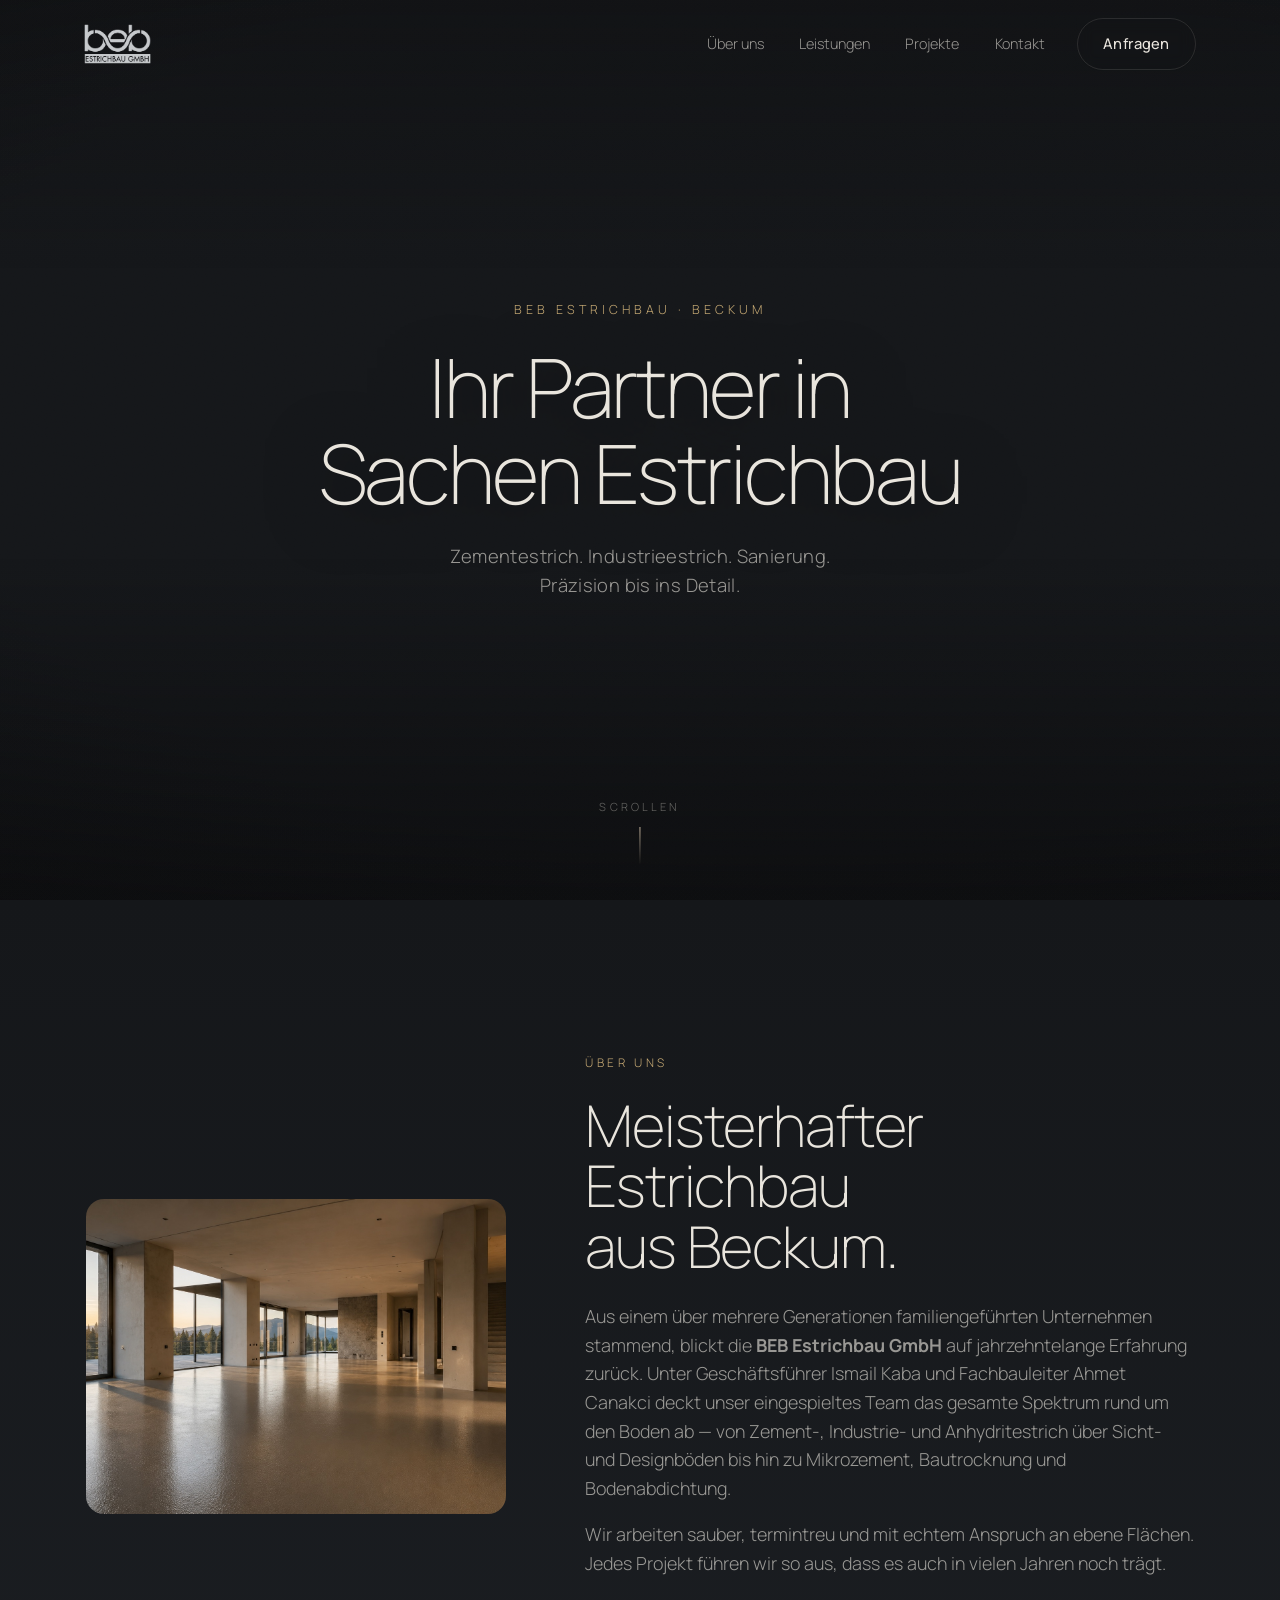
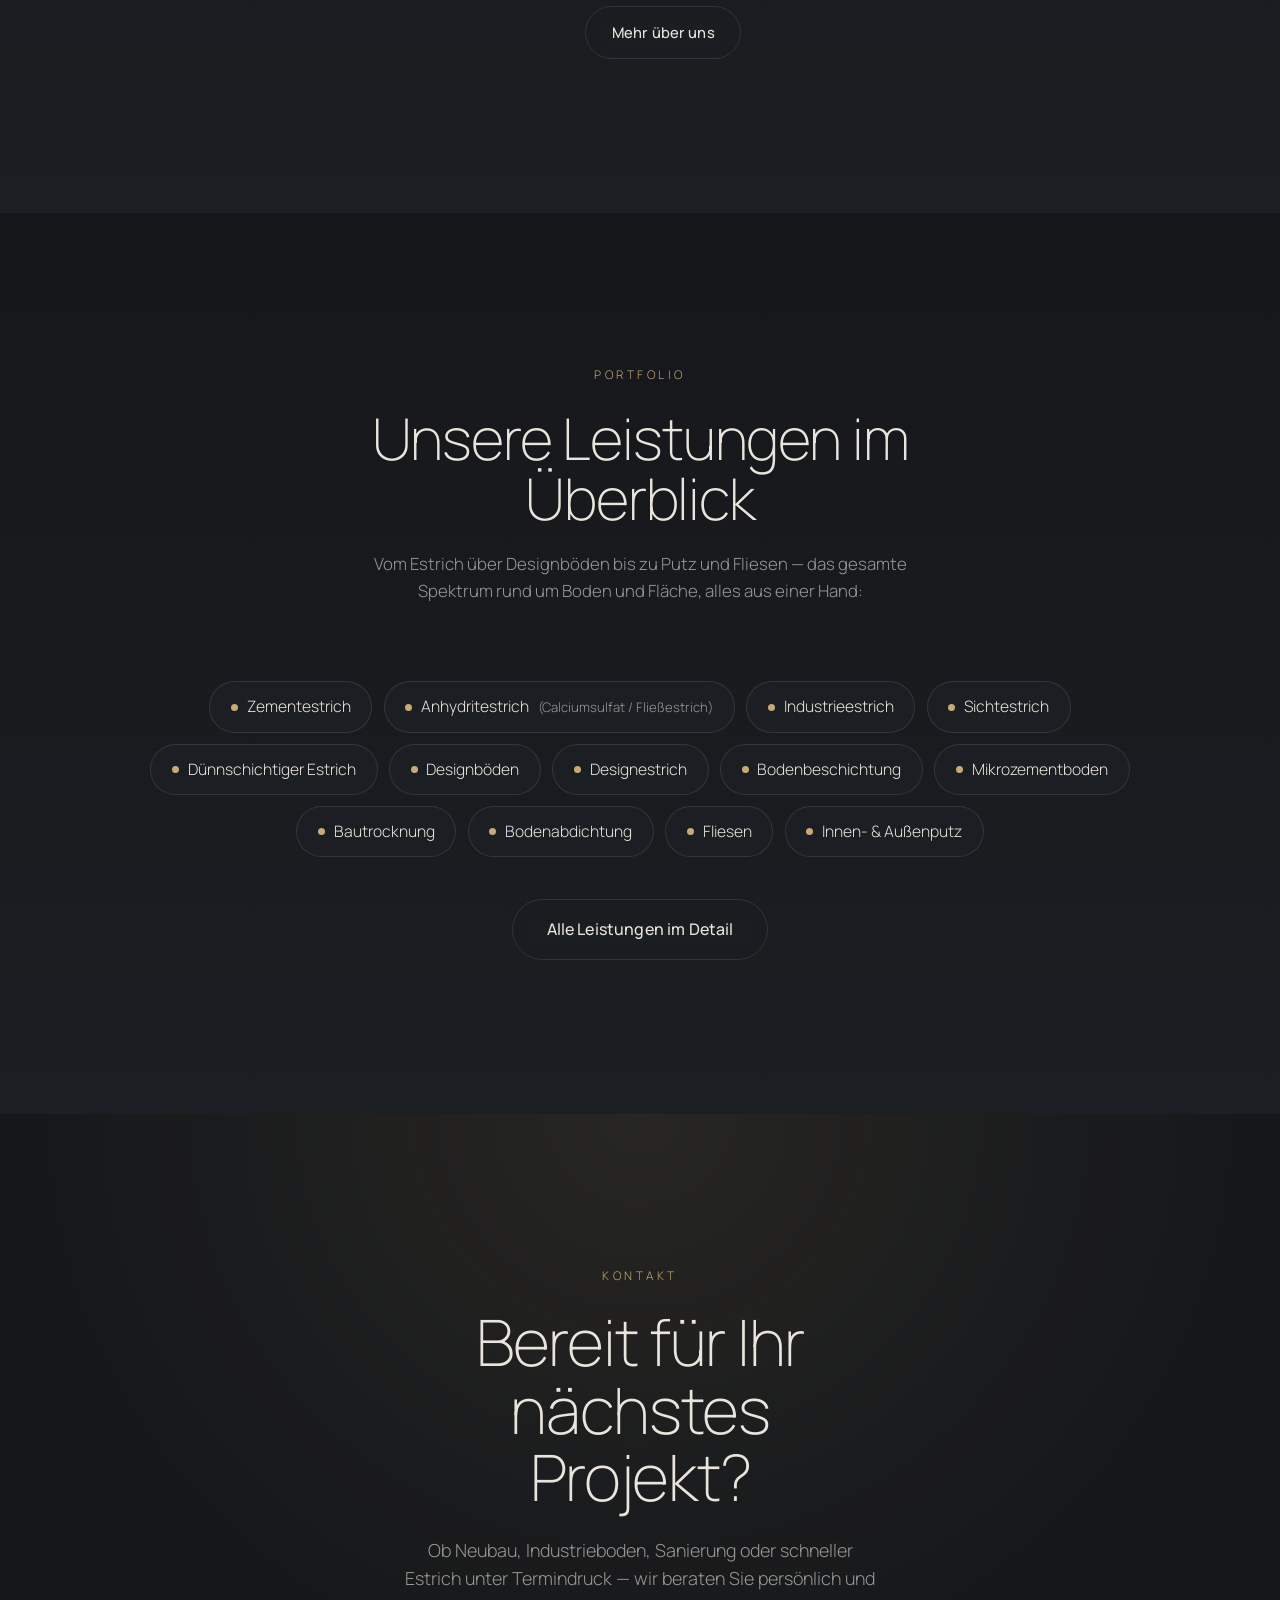
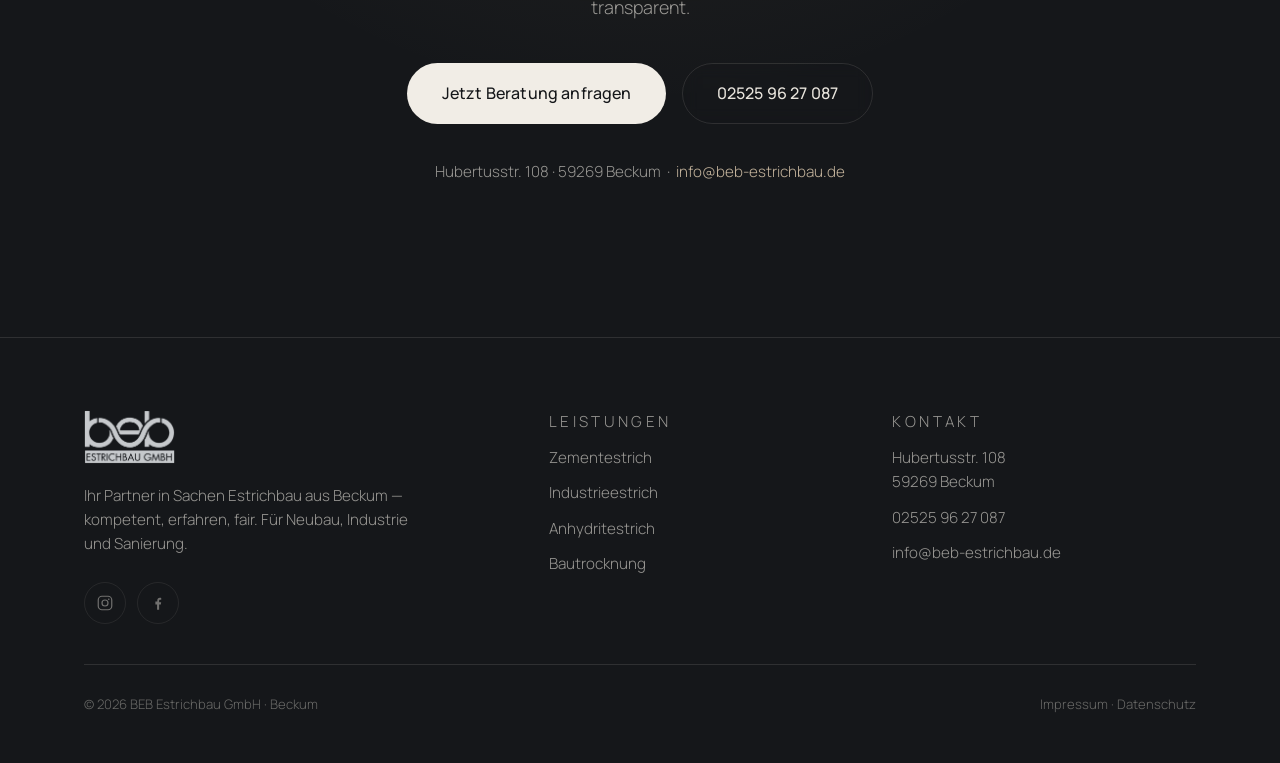
<file: index.html>
<!DOCTYPE html>
<html lang="de">
<head>
<meta charset="UTF-8" />
<meta name="viewport" content="width=device-width, initial-scale=1.0" />
<meta name="description" content="BEB Estrichbau GmbH in Beckum — Zementestrich, Anhydritestrich, Industrieestrich, Sichtestrich, Designböden, Mikrozement, Bautrocknung und mehr. Ihr Partner in Sachen Estrichbau — kompetent, erfahren, fair." />
<meta name="theme-color" content="#15171a" />
<link rel="icon" href="assets/favicon.png?v=2" type="image/png" />
<link rel="apple-touch-icon" href="assets/apple-touch-icon.png?v=2" />
<title>BEB Estrichbau GmbH · Ihr Partner in Sachen Estrichbau in Beckum</title>
<link rel="preload" as="image" href="assets/hero-1.jpg" media="(min-width:621px)" />
<link rel="preload" as="image" href="assets/intro-1.jpg?v=2" media="(max-width:620px)" />
<link rel="preconnect" href="https://fonts.googleapis.com" />
<link rel="preconnect" href="https://fonts.gstatic.com" crossorigin />
<link href="https://fonts.googleapis.com/css2?family=Manrope:wght@200;300;400;500;600;700&display=swap" rel="stylesheet" />
<link rel="stylesheet" href="assets/styles.css?v=9" />
</head>
<body>
<a class="skip-link" href="#main">Zum Inhalt springen</a>

<!-- NAV -->
<header class="nav" id="nav" data-nav>
  <div class="nav__inner">
    <a class="nav__logo" href="index.html" aria-label="BEB Estrichbau Startseite">
      <img class="brand__logo" src="assets/logo.png?v=2" alt="BEB Estrichbau GmbH" />
    </a>
    <nav class="nav__links" aria-label="Hauptnavigation">
      <a href="ueber-uns.html">Über uns</a>
      <a href="leistungen.html">Leistungen</a>
      <a href="projekte.html">Projekte</a>
      <a href="kontakt.html">Kontakt</a>
    </nav>
    <a href="kontakt.html" class="btn btn--ghost nav__cta">Anfragen</a>
    <button class="nav__burger" aria-label="Menü öffnen" aria-expanded="false" data-burger><span></span><span></span></button>
  </div>
  <div class="nav__mobile">
    <a href="ueber-uns.html">Über uns</a>
    <a href="leistungen.html">Leistungen</a>
    <a href="projekte.html">Projekte</a>
    <a href="kontakt.html">Kontakt</a>
    <a href="kontakt.html" class="btn btn--solid">Anfragen</a>
  </div>
</header>

<!-- CINEMATIC INTRO -->
<section class="intro" id="intro" data-intro aria-label="Einführung">
  <div class="intro__viewport" data-intro-viewport>
    <figure class="intro__layer" data-layer="0" style="--focus-x:50%;--focus-y:50%;">
      <picture>
        <source media="(max-width:620px)" srcset="assets/intro-1.jpg?v=2" />
        <img src="assets/hero-1.jpg" alt="Weitläufiger Neubau-Raum mit fertig verlegter, spiegelglatter Estrichfläche und Panoramafenstern" fetchpriority="high" decoding="async" />
      </picture>
    </figure>
    <figure class="intro__layer" data-layer="1" style="--focus-x:50%;--focus-y:50%;">
      <picture>
        <source media="(max-width:620px)" srcset="assets/intro-2.jpg?v=2" />
        <img src="assets/hero-2.jpg" alt="Estrichleger zieht frischen Estrich präzise mit der Abziehlatte ab" decoding="async" />
      </picture>
    </figure>
    <figure class="intro__layer" data-layer="2" style="--focus-x:50%;--focus-y:55%;">
      <picture>
        <source media="(max-width:620px)" srcset="assets/intro-3.jpg?v=2" />
        <img src="assets/hero-3.jpg" alt="Wasserwaage auf einer perfekt ebenen, fertig verlegten Estrichfläche" decoding="async" />
      </picture>
    </figure>
    <div class="intro__vignette" aria-hidden="true"></div>
    <div class="intro__dip" data-dip aria-hidden="true"></div>
    <div class="intro__grain" aria-hidden="true"></div>
    <div class="intro__copy">
      <div class="intro__scene" data-scene="0">
        <p class="intro__eyebrow">BEB Estrichbau · Beckum</p>
        <h1 class="intro__title">Ihr Partner in<br />Sachen Estrichbau</h1>
        <p class="intro__sub">Zementestrich. Industrieestrich. Sanierung.<br />Präzision bis ins Detail.</p>
      </div>
      <div class="intro__scene" data-scene="1"><h2 class="intro__title">Ebene Flächen.<br />Solide Basis.</h2></div>
      <div class="intro__scene" data-scene="2"><h2 class="intro__title">Sauber verlegt.<br />Termingerecht.</h2></div>
    </div>
    <div class="intro__hint" data-hint aria-hidden="true"><span>Scrollen</span><i></i></div>
  </div>
</section>

<main id="main">
  <!-- ÜBER UNS -->
  <section class="section bg-grad" id="ueber-uns">
    <div class="container split split--feature">
      <div class="split__media" data-reveal>
        <img src="assets/hero-1.jpg" alt="Fertige, weitläufige Estrichfläche der BEB Estrichbau GmbH" loading="lazy" decoding="async" />
      </div>
      <div class="split__body" data-reveal>
        <p class="section__eyebrow">Über uns</p>
        <h2 class="section__title">Meisterhafter Estrichbau<br />aus Beckum.</h2>
        <p class="section__lead">Aus einem über mehrere Generationen familiengeführten Unternehmen stammend, blickt die <strong>BEB Estrichbau GmbH</strong> auf jahrzehntelange Erfahrung zurück. Unter Geschäftsführer Ismail Kaba und Fachbauleiter Ahmet Canakci deckt unser eingespieltes Team das gesamte Spektrum rund um den Boden ab — von Zement-, Industrie- und Anhydritestrich über Sicht- und Designböden bis hin zu Mikrozement, Bautrocknung und Bodenabdichtung.</p>
        <p class="section__lead">Wir arbeiten sauber, termintreu und mit echtem Anspruch an ebene Flächen. Jedes Projekt führen wir so aus, dass es auch in vielen Jahren noch trägt.</p>
      </div>
      <div class="split__cta" data-reveal>
        <a href="ueber-uns.html" class="btn btn--ghost">Mehr über uns</a>
      </div>
    </div>
  </section>

  <!-- PORTFOLIO / ALLE LEISTUNGEN -->
  <section class="section bg-grad" id="portfolio">
    <div class="container">
      <header class="section__head section__head--center" data-reveal>
        <p class="section__eyebrow">Portfolio</p>
        <h2 class="section__title">Unsere Leistungen im Überblick</h2>
        <p class="section__intro">Vom Estrich über Designböden bis zu Putz und Fliesen — das gesamte Spektrum rund um Boden und Fläche, alles aus einer Hand:</p>
      </header>
      <ul class="overview" data-reveal>
        <li>Zementestrich</li>
        <li>Anhydritestrich <span>(Calciumsulfat / Fließestrich)</span></li>
        <li>Industrieestrich</li>
        <li>Sichtestrich</li>
        <li>Dünnschichtiger Estrich</li>
        <li>Designböden</li>
        <li>Designestrich</li>
        <li>Bodenbeschichtung</li>
        <li>Mikrozementboden</li>
        <li>Bautrocknung</li>
        <li>Bodenabdichtung</li>
        <li>Fliesen</li>
        <li>Innen- &amp; Außenputz</li>
      </ul>
      <div class="overview__more" data-reveal>
        <a href="leistungen.html" class="btn btn--ghost btn--lg">Alle Leistungen im Detail</a>
      </div>
    </div>
  </section>

  <!-- KONTAKT -->
  <section class="section cta" id="kontakt">
    <div class="container cta__inner" data-reveal>
      <p class="section__eyebrow">Kontakt</p>
      <h2 class="cta__title">Bereit für Ihr<br />nächstes Projekt?</h2>
      <p class="cta__sub">Ob Neubau, Industrieboden, Sanierung oder schneller Estrich unter Termindruck — wir beraten Sie persönlich und transparent.</p>
      <div class="cta__actions">
        <a href="kontakt.html" class="btn btn--solid btn--lg">Jetzt Beratung anfragen</a>
        <a href="tel:+4925259627087" class="btn btn--ghost btn--lg">02525 96 27 087</a>
      </div>
      <p class="cta__sub" style="margin-top:2.2rem;font-size:.95rem;">
        Hubertusstr. 108 · 59269 Beckum &nbsp;·&nbsp;
        <a href="mailto:info@beb-estrichbau.de" style="color:var(--sand);">info@beb-estrichbau.de</a>
      </p>
    </div>
  </section>
</main>

<!-- FOOTER -->
<footer class="footer">
  <div class="container">
    <div class="footer__top">
      <div>
        <div class="footer__brand">
          <img class="brand__logo" src="assets/logo.png?v=2" alt="BEB Estrichbau GmbH" />
        </div>
        <p class="footer__desc">Ihr Partner in Sachen Estrichbau aus Beckum — kompetent, erfahren, fair. Für Neubau, Industrie und Sanierung.</p>
        <div class="social" aria-label="Social Media">
          <a href="#" aria-label="Instagram (folgt)" title="Instagram – folgt">
            <svg viewBox="0 0 24 24" fill="none" stroke="currentColor" stroke-width="1.6" aria-hidden="true"><rect x="3" y="3" width="18" height="18" rx="5"/><circle cx="12" cy="12" r="4"/><circle cx="17" cy="7" r="1.1" fill="currentColor" stroke="none"/></svg>
          </a>
          <a href="#" aria-label="Facebook (folgt)" title="Facebook – folgt">
            <svg viewBox="0 0 24 24" fill="currentColor" aria-hidden="true"><path d="M13.5 21v-7h2.3l.4-2.9h-2.7V9.2c0-.84.26-1.42 1.46-1.42h1.34V5.18c-.23-.03-1.03-.1-1.96-.1-1.94 0-3.27 1.18-3.27 3.36v1.66H8.5V14h2.27v7h2.73z"/></svg>
          </a>
        </div>
      </div>
      <div class="footer__col">
        <p class="footer__coltitle">Leistungen</p>
        <a href="leistungen.html#zementestrich">Zementestrich</a>
        <a href="leistungen.html#industrieestrich">Industrieestrich</a>
        <a href="leistungen.html#anhydritestrich">Anhydritestrich</a>
        <a href="leistungen.html#bautrocknung">Bautrocknung</a>
      </div>
      <div class="footer__col">
        <p class="footer__coltitle">Kontakt</p>
        <p>Hubertusstr. 108<br />59269 Beckum</p>
        <a href="tel:+4925259627087">02525 96 27 087</a>
        <a href="mailto:info@beb-estrichbau.de">info@beb-estrichbau.de</a>
      </div>
    </div>
    <div class="footer__bottom">
      <span>© <span data-year>2026</span> BEB Estrichbau GmbH · Beckum</span>
      <span><a href="impressum.html">Impressum</a> · Datenschutz</span>
    </div>
  </div>
</footer>

<script src="assets/main.js?v=1"></script>
</body>
</html>
</file>
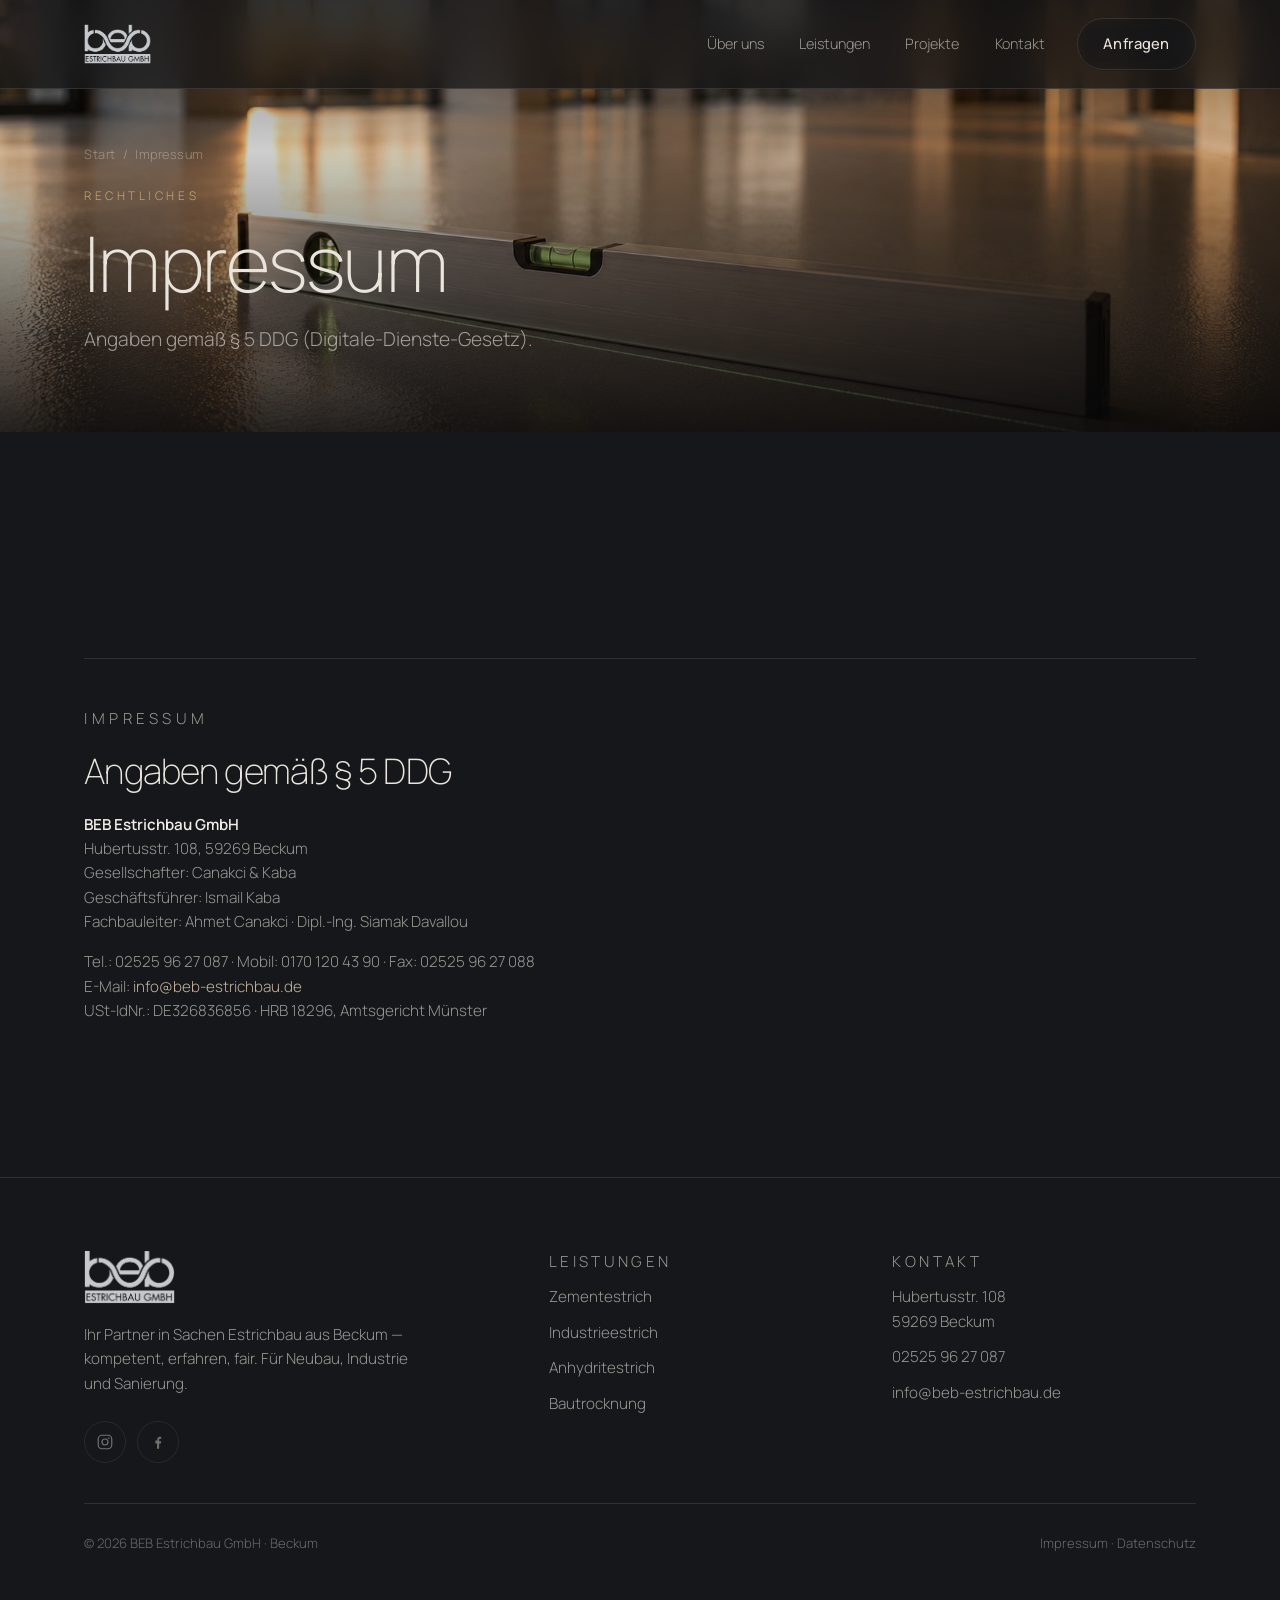
<file: impressum.html>
<!DOCTYPE html>
<html lang="de">
<head>
<meta charset="UTF-8" />
<meta name="viewport" content="width=device-width, initial-scale=1.0" />
<meta name="description" content="Impressum der BEB Estrichbau GmbH — Hubertusstr. 108, 59269 Beckum. Angaben gemäß § 5 DDG." />
<meta name="theme-color" content="#15171a" />
<link rel="icon" href="assets/favicon.png?v=2" type="image/png" />
<link rel="apple-touch-icon" href="assets/apple-touch-icon.png?v=2" />
<title>Impressum · BEB Estrichbau GmbH</title>
<link rel="preconnect" href="https://fonts.googleapis.com" />
<link rel="preconnect" href="https://fonts.gstatic.com" crossorigin />
<link href="https://fonts.googleapis.com/css2?family=Manrope:wght@200;300;400;500;600;700&display=swap" rel="stylesheet" />
<link rel="stylesheet" href="assets/styles.css?v=9" />
</head>
<body>
<a class="skip-link" href="#main">Zum Inhalt springen</a>

<header class="nav" id="nav" data-nav data-nav-solid>
  <div class="nav__inner">
    <a class="nav__logo" href="index.html" aria-label="BEB Estrichbau Startseite">
      <img class="brand__logo" src="assets/logo.png?v=2" alt="BEB Estrichbau GmbH" />
    </a>
    <nav class="nav__links" aria-label="Hauptnavigation">
      <a href="ueber-uns.html">Über uns</a>
      <a href="leistungen.html">Leistungen</a>
      <a href="projekte.html">Projekte</a>
      <a href="kontakt.html">Kontakt</a>
    </nav>
    <a href="kontakt.html" class="btn btn--ghost nav__cta">Anfragen</a>
    <button class="nav__burger" aria-label="Menü öffnen" aria-expanded="false" data-burger><span></span><span></span></button>
  </div>
  <div class="nav__mobile">
    <a href="ueber-uns.html">Über uns</a><a href="leistungen.html">Leistungen</a>
    <a href="projekte.html">Projekte</a><a href="kontakt.html">Kontakt</a>
    <a href="kontakt.html" class="btn btn--solid">Anfragen</a>
  </div>
</header>

<section class="page-hero" style="min-height:48vh;">
  <div class="page-hero__img"><img src="assets/hero-3.jpg" alt="Wasserwaage auf ebener Estrichfläche — Detail" fetchpriority="high" /></div>
  <div class="page-hero__veil"></div>
  <div class="page-hero__inner">
    <p class="crumbs"><a href="index.html">Start</a> &nbsp;/&nbsp; Impressum</p>
    <p class="page-hero__eyebrow">Rechtliches</p>
    <h1 class="page-hero__title">Impressum</h1>
    <p class="page-hero__lead">Angaben gemäß § 5 DDG (Digitale-Dienste-Gesetz).</p>
  </div>
</section>

<main id="main">
  <section class="section">
    <div class="container">
      <div class="legal" data-reveal>
        <p class="section__eyebrow">Impressum</p>
        <h2 class="section__title" style="font-size:clamp(1.6rem,3vw,2.2rem);margin-bottom:1.4rem;">Angaben gemäß § 5 DDG</h2>
        <p>
          <strong>BEB Estrichbau GmbH</strong><br />
          Hubertusstr. 108, 59269 Beckum<br />
          Gesellschafter: Canakci &amp; Kaba<br />
          Geschäftsführer: Ismail Kaba<br />
          Fachbauleiter: Ahmet Canakci · Dipl.-Ing. Siamak Davallou
        </p>
        <p>
          Tel.: 02525 96 27 087 · Mobil: 0170 120 43 90 · Fax: 02525 96 27 088<br />
          E-Mail: <a href="mailto:info@beb-estrichbau.de" style="color:var(--sand);">info@beb-estrichbau.de</a><br />
          USt-IdNr.: DE326836856 · HRB 18296, Amtsgericht Münster
        </p>
      </div>
    </div>
  </section>
</main>

<footer class="footer">
  <div class="container">
    <div class="footer__top">
      <div>
        <div class="footer__brand"><img class="brand__logo" src="assets/logo.png?v=2" alt="BEB Estrichbau GmbH" /></div>
        <p class="footer__desc">Ihr Partner in Sachen Estrichbau aus Beckum — kompetent, erfahren, fair. Für Neubau, Industrie und Sanierung.</p>
        <div class="social" aria-label="Social Media">
          <a href="#" aria-label="Instagram (folgt)" title="Instagram – folgt">
            <svg viewBox="0 0 24 24" fill="none" stroke="currentColor" stroke-width="1.6" aria-hidden="true"><rect x="3" y="3" width="18" height="18" rx="5"/><circle cx="12" cy="12" r="4"/><circle cx="17" cy="7" r="1.1" fill="currentColor" stroke="none"/></svg>
          </a>
          <a href="#" aria-label="Facebook (folgt)" title="Facebook – folgt">
            <svg viewBox="0 0 24 24" fill="currentColor" aria-hidden="true"><path d="M13.5 21v-7h2.3l.4-2.9h-2.7V9.2c0-.84.26-1.42 1.46-1.42h1.34V5.18c-.23-.03-1.03-.1-1.96-.1-1.94 0-3.27 1.18-3.27 3.36v1.66H8.5V14h2.27v7h2.73z"/></svg>
          </a>
        </div>
      </div>
      <div class="footer__col"><p class="footer__coltitle">Leistungen</p>
        <a href="leistungen.html#zementestrich">Zementestrich</a><a href="leistungen.html#industrieestrich">Industrieestrich</a>
        <a href="leistungen.html#anhydritestrich">Anhydritestrich</a><a href="leistungen.html#bautrocknung">Bautrocknung</a></div>
      <div class="footer__col"><p class="footer__coltitle">Kontakt</p>
        <p>Hubertusstr. 108<br />59269 Beckum</p>
        <a href="tel:+4925259627087">02525 96 27 087</a>
        <a href="mailto:info@beb-estrichbau.de">info@beb-estrichbau.de</a></div>
    </div>
    <div class="footer__bottom">
      <span>© <span data-year>2026</span> BEB Estrichbau GmbH · Beckum</span>
      <span><a href="impressum.html">Impressum</a> · Datenschutz</span>
    </div>
  </div>
</footer>

<script src="assets/main.js?v=1"></script>
</body>
</html>
</file>
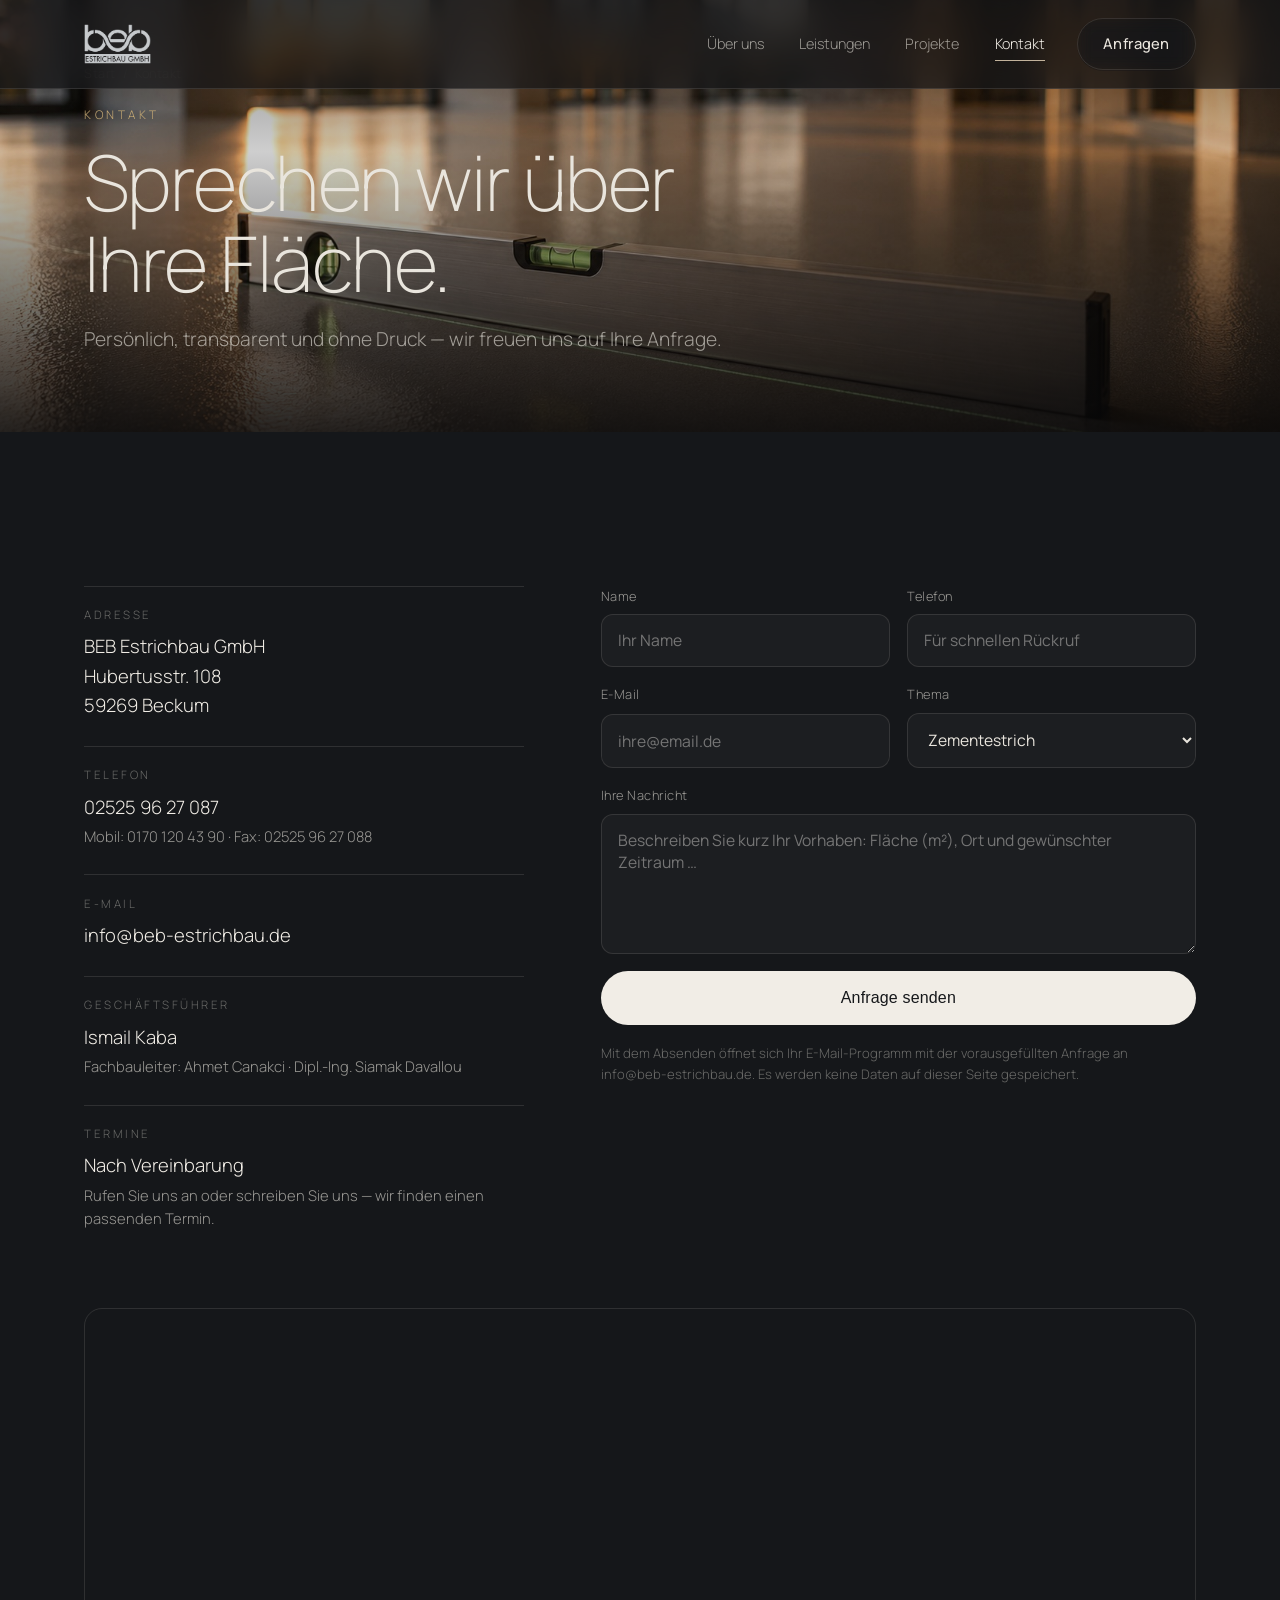
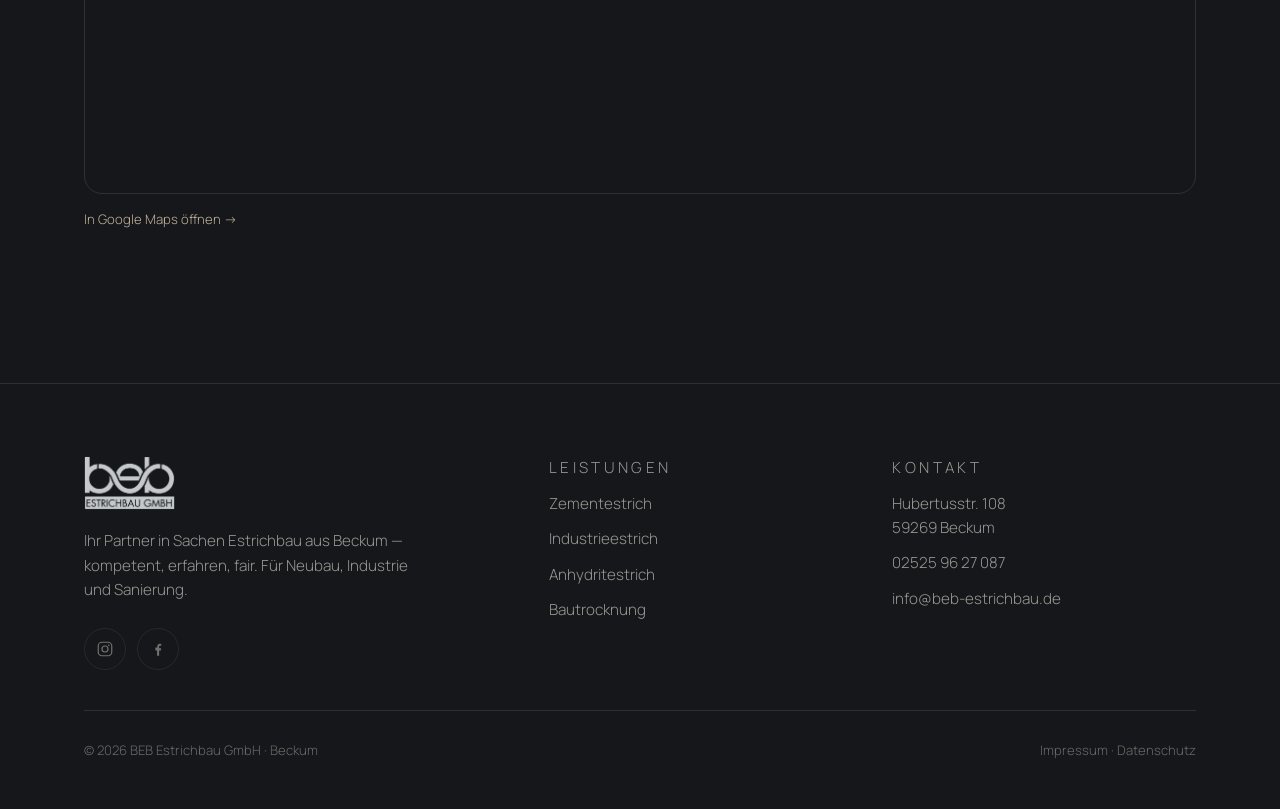
<file: kontakt.html>
<!DOCTYPE html>
<html lang="de">
<head>
<meta charset="UTF-8" />
<meta name="viewport" content="width=device-width, initial-scale=1.0" />
<meta name="description" content="Kontakt zur BEB Estrichbau GmbH — Hubertusstr. 108, 59269 Beckum. Telefon 02525 96 27 087, info@beb-estrichbau.de. Anfrage für Zement-, Industrie- und Fließestrich, Bautrocknung und Sanierung." />
<meta name="theme-color" content="#15171a" />
<link rel="icon" href="assets/favicon.png?v=2" type="image/png" />
<link rel="apple-touch-icon" href="assets/apple-touch-icon.png?v=2" />
<title>Kontakt · BEB Estrichbau GmbH</title>
<link rel="preconnect" href="https://fonts.googleapis.com" />
<link rel="preconnect" href="https://fonts.gstatic.com" crossorigin />
<link href="https://fonts.googleapis.com/css2?family=Manrope:wght@200;300;400;500;600;700&display=swap" rel="stylesheet" />
<link rel="stylesheet" href="assets/styles.css?v=9" />
</head>
<body>
<a class="skip-link" href="#main">Zum Inhalt springen</a>

<header class="nav" id="nav" data-nav data-nav-solid>
  <div class="nav__inner">
    <a class="nav__logo" href="index.html" aria-label="BEB Estrichbau Startseite">
      <img class="brand__logo" src="assets/logo.png?v=2" alt="BEB Estrichbau GmbH" />
    </a>
    <nav class="nav__links" aria-label="Hauptnavigation">
      <a href="ueber-uns.html">Über uns</a>
      <a href="leistungen.html">Leistungen</a>
      <a href="projekte.html">Projekte</a>
      <a href="kontakt.html" aria-current="page">Kontakt</a>
    </nav>
    <a href="kontakt.html" class="btn btn--ghost nav__cta">Anfragen</a>
    <button class="nav__burger" aria-label="Menü öffnen" aria-expanded="false" data-burger><span></span><span></span></button>
  </div>
  <div class="nav__mobile">
    <a href="ueber-uns.html">Über uns</a><a href="leistungen.html">Leistungen</a>
    <a href="projekte.html">Projekte</a><a href="kontakt.html">Kontakt</a>
    <a href="kontakt.html" class="btn btn--solid">Anfragen</a>
  </div>
</header>

<section class="page-hero" style="min-height:48vh;">
  <div class="page-hero__img"><img src="assets/hero-3.jpg" alt="Wasserwaage auf ebener Estrichfläche — Detail" fetchpriority="high" /></div>
  <div class="page-hero__veil"></div>
  <div class="page-hero__inner">
    <p class="crumbs"><a href="index.html">Start</a> &nbsp;/&nbsp; Kontakt</p>
    <p class="page-hero__eyebrow">Kontakt</p>
    <h1 class="page-hero__title">Sprechen wir über<br />Ihre Fläche.</h1>
    <p class="page-hero__lead">Persönlich, transparent und ohne Druck — wir freuen uns auf Ihre Anfrage.</p>
  </div>
</section>

<main id="main">
  <section class="section">
    <div class="container contact-grid">
      <!-- Info -->
      <div class="info" data-reveal>
        <div class="info__row">
          <p class="info__label">Adresse</p>
          <p class="info__value">BEB Estrichbau GmbH<br />Hubertusstr. 108<br />59269 Beckum</p>
        </div>
        <div class="info__row">
          <p class="info__label">Telefon</p>
          <p class="info__value"><a href="tel:+4925259627087">02525 96 27 087</a></p>
          <p class="info__sub">Mobil: <a href="tel:+491701204390">0170 120 43 90</a> · Fax: 02525 96 27 088</p>
        </div>
        <div class="info__row">
          <p class="info__label">E-Mail</p>
          <p class="info__value"><a href="mailto:info@beb-estrichbau.de">info@beb-estrichbau.de</a></p>
        </div>
        <div class="info__row">
          <p class="info__label">Geschäftsführer</p>
          <p class="info__value">Ismail Kaba</p>
          <p class="info__sub">Fachbauleiter: Ahmet Canakci · Dipl.-Ing. Siamak Davallou</p>
        </div>
        <div class="info__row">
          <p class="info__label">Termine</p>
          <p class="info__value">Nach Vereinbarung</p>
          <p class="info__sub">Rufen Sie uns an oder schreiben Sie uns — wir finden einen passenden Termin.</p>
        </div>
      </div>

      <!-- Form -->
      <div data-reveal>
        <form class="form" data-contact-form>
          <div class="form__row">
            <div class="field">
              <label for="name">Name</label>
              <input id="name" name="name" type="text" autocomplete="name" required placeholder="Ihr Name" />
            </div>
            <div class="field">
              <label for="telefon">Telefon</label>
              <input id="telefon" name="telefon" type="tel" autocomplete="tel" placeholder="Für schnellen Rückruf" />
            </div>
          </div>
          <div class="form__row">
            <div class="field">
              <label for="email">E-Mail</label>
              <input id="email" name="email" type="email" autocomplete="email" required placeholder="ihre@email.de" />
            </div>
            <div class="field">
              <label for="thema">Thema</label>
              <select id="thema" name="thema">
                <option>Zementestrich</option>
                <option>Anhydritestrich (Fließestrich)</option>
                <option>Industrieestrich</option>
                <option>Sichtestrich</option>
                <option>Designböden / Mikrozement</option>
                <option>Bautrocknung</option>
                <option>Bodenabdichtung</option>
                <option>Fliesen / Innen- &amp; Außenputz</option>
                <option>Sonstiges</option>
              </select>
            </div>
          </div>
          <div class="field">
            <label for="nachricht">Ihre Nachricht</label>
            <textarea id="nachricht" name="nachricht" placeholder="Beschreiben Sie kurz Ihr Vorhaben: Fläche (m²), Ort und gewünschter Zeitraum …" required></textarea>
          </div>
          <button type="submit" class="btn btn--solid btn--lg">Anfrage senden</button>
          <p class="form__note">Mit dem Absenden öffnet sich Ihr E-Mail-Programm mit der vorausgefüllten Anfrage an info@beb-estrichbau.de. Es werden keine Daten auf dieser Seite gespeichert.</p>
        </form>
      </div>
    </div>

    <div class="container">
      <div class="map" data-reveal>
        <iframe
          title="Standort BEB Estrichbau GmbH, Hubertusstr. 108, 59269 Beckum"
          loading="lazy"
          src="https://www.openstreetmap.org/export/embed.html?bbox=7.998%2C51.793%2C8.026%2C51.806&layer=mapnik&marker=51.799640%2C8.012050">
        </iframe>
      </div>
      <p class="form__note" style="margin-top:.9rem;">
        <a href="https://www.google.com/maps/search/?api=1&query=51.799640,8.012050" target="_blank" rel="noopener" style="color:var(--sand);">In Google Maps öffnen →</a>
      </p>
    </div>
  </section>
</main>

<footer class="footer">
  <div class="container">
    <div class="footer__top">
      <div>
        <div class="footer__brand"><img class="brand__logo" src="assets/logo.png?v=2" alt="BEB Estrichbau GmbH" /></div>
        <p class="footer__desc">Ihr Partner in Sachen Estrichbau aus Beckum — kompetent, erfahren, fair. Für Neubau, Industrie und Sanierung.</p>
        <div class="social" aria-label="Social Media">
          <a href="#" aria-label="Instagram (folgt)" title="Instagram – folgt">
            <svg viewBox="0 0 24 24" fill="none" stroke="currentColor" stroke-width="1.6" aria-hidden="true"><rect x="3" y="3" width="18" height="18" rx="5"/><circle cx="12" cy="12" r="4"/><circle cx="17" cy="7" r="1.1" fill="currentColor" stroke="none"/></svg>
          </a>
          <a href="#" aria-label="Facebook (folgt)" title="Facebook – folgt">
            <svg viewBox="0 0 24 24" fill="currentColor" aria-hidden="true"><path d="M13.5 21v-7h2.3l.4-2.9h-2.7V9.2c0-.84.26-1.42 1.46-1.42h1.34V5.18c-.23-.03-1.03-.1-1.96-.1-1.94 0-3.27 1.18-3.27 3.36v1.66H8.5V14h2.27v7h2.73z"/></svg>
          </a>
        </div>
      </div>
      <div class="footer__col"><p class="footer__coltitle">Leistungen</p>
        <a href="leistungen.html#zementestrich">Zementestrich</a><a href="leistungen.html#industrieestrich">Industrieestrich</a>
        <a href="leistungen.html#anhydritestrich">Anhydritestrich</a><a href="leistungen.html#bautrocknung">Bautrocknung</a></div>
      <div class="footer__col"><p class="footer__coltitle">Kontakt</p>
        <p>Hubertusstr. 108<br />59269 Beckum</p>
        <a href="tel:+4925259627087">02525 96 27 087</a>
        <a href="mailto:info@beb-estrichbau.de">info@beb-estrichbau.de</a></div>
    </div>
    <div class="footer__bottom">
      <span>© <span data-year>2026</span> BEB Estrichbau GmbH · Beckum</span>
      <span><a href="impressum.html">Impressum</a> · Datenschutz</span>
    </div>
  </div>
</footer>

<script src="assets/main.js?v=1"></script>
</body>
</html>
</file>
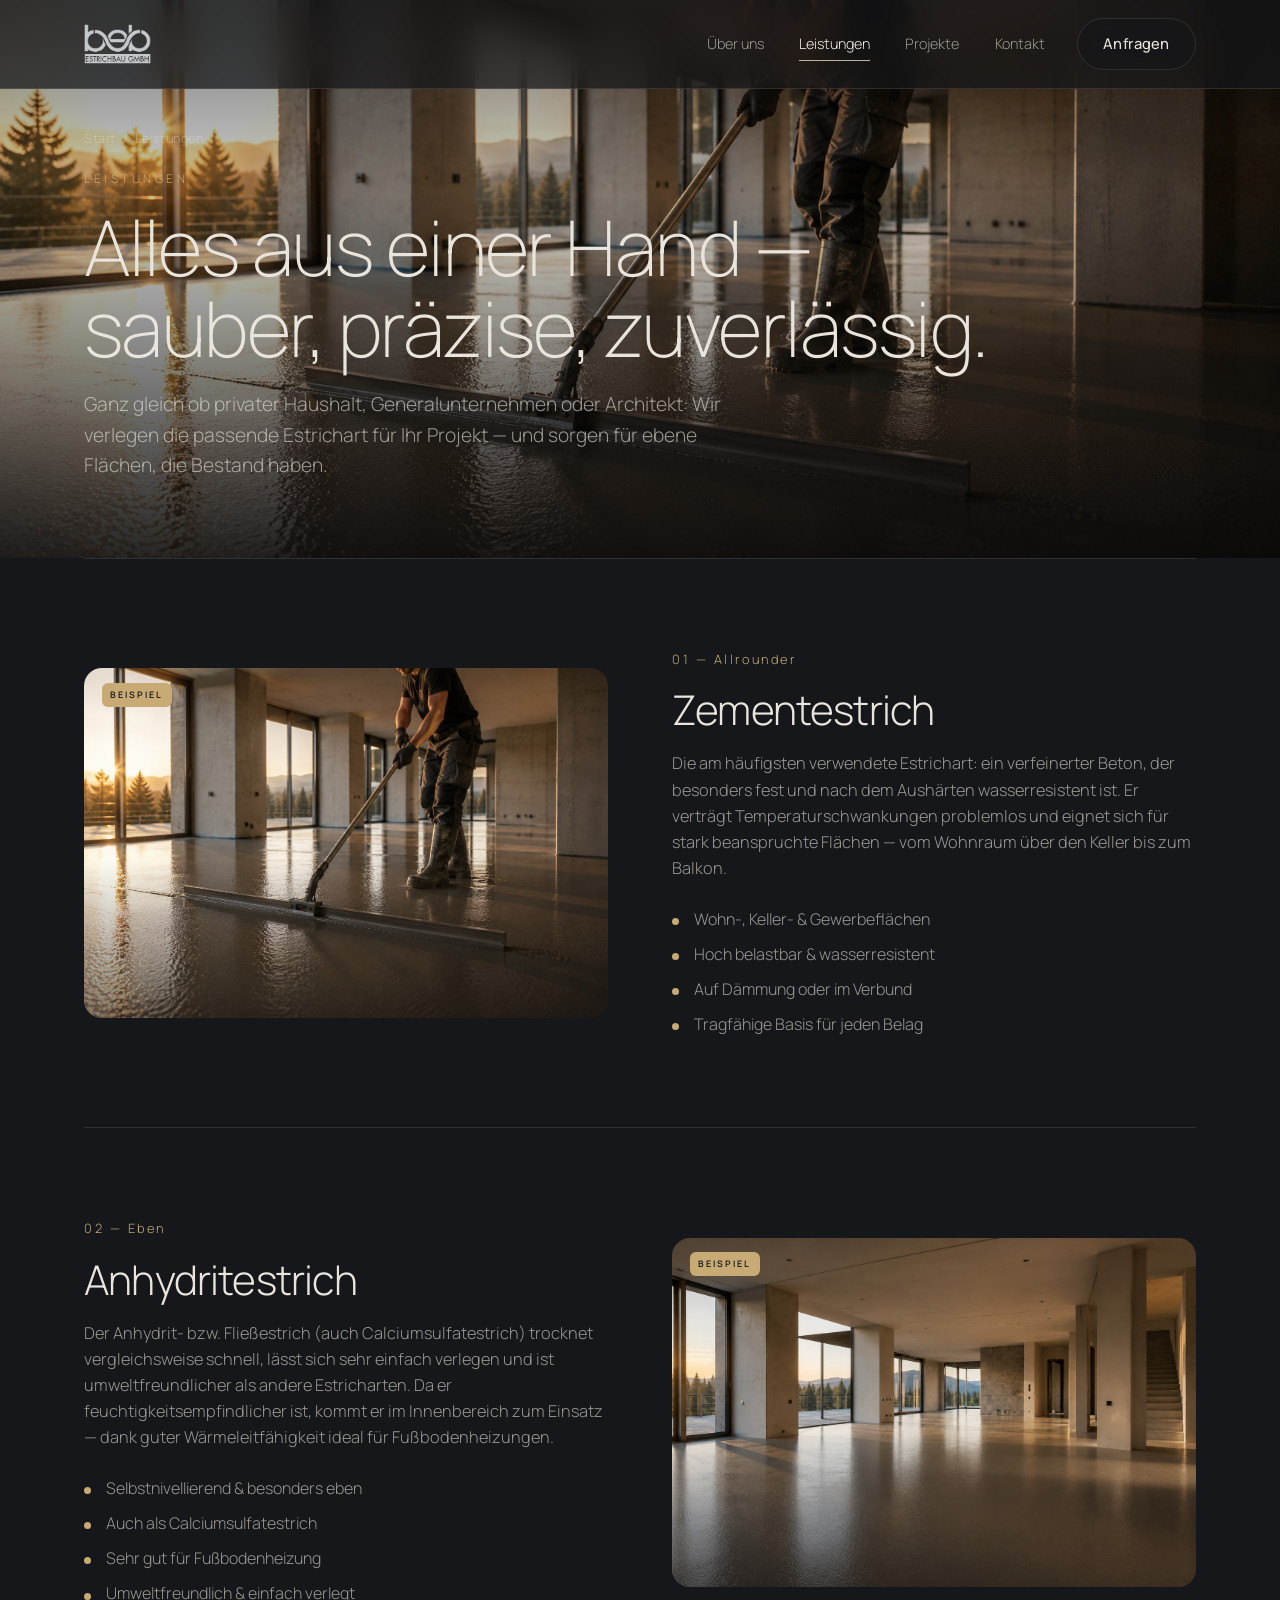
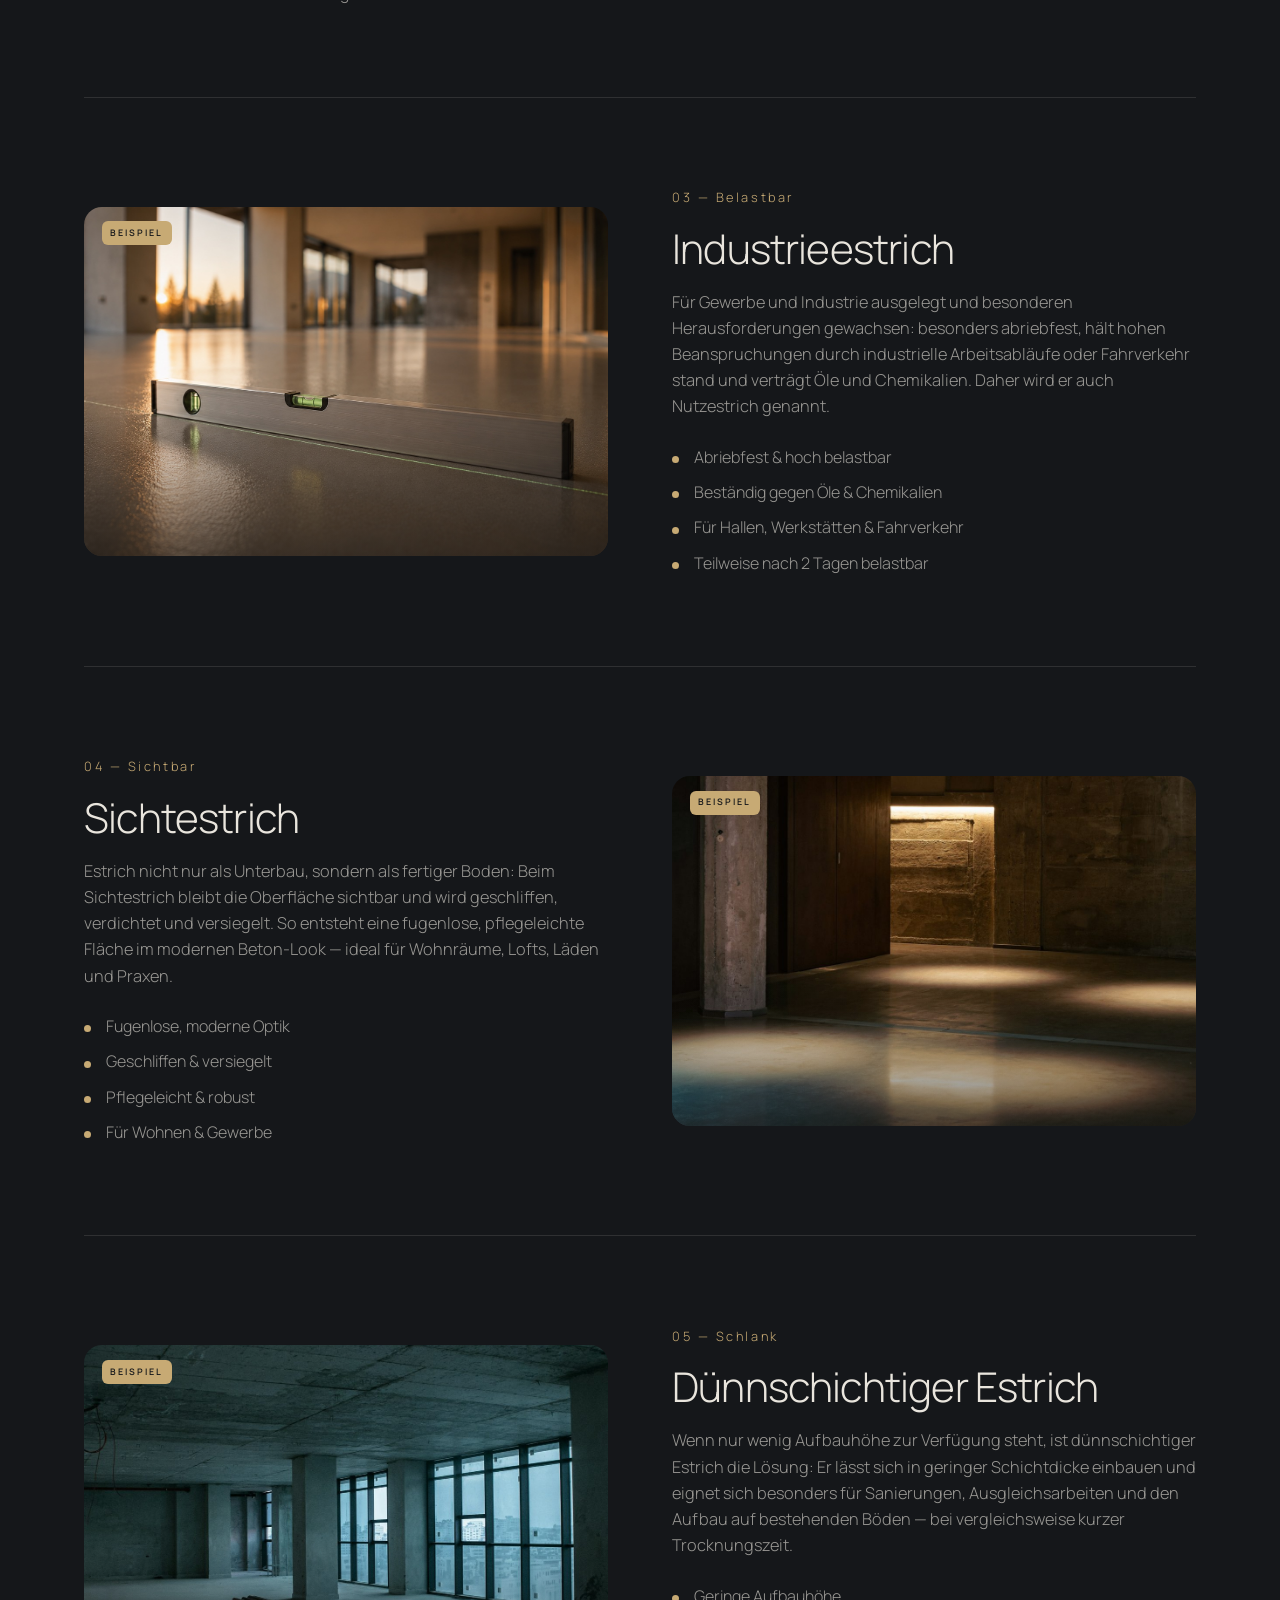
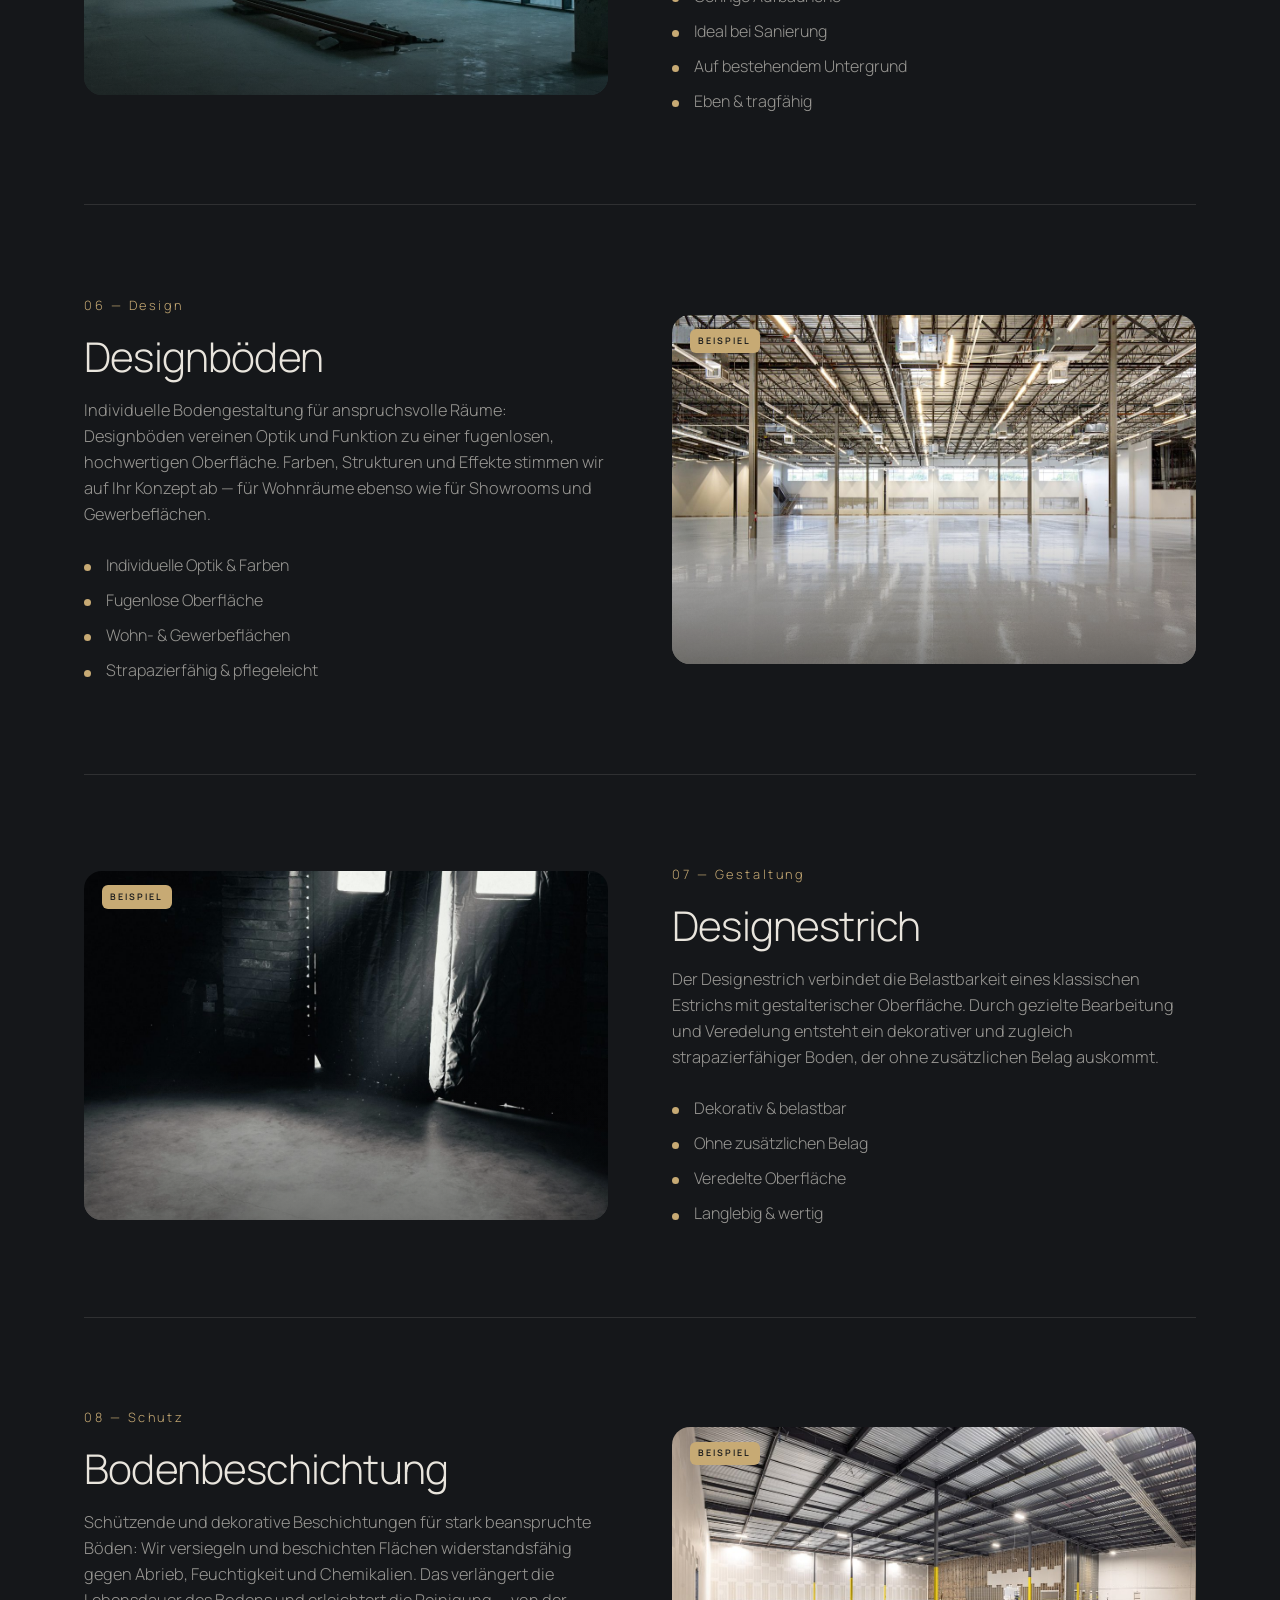
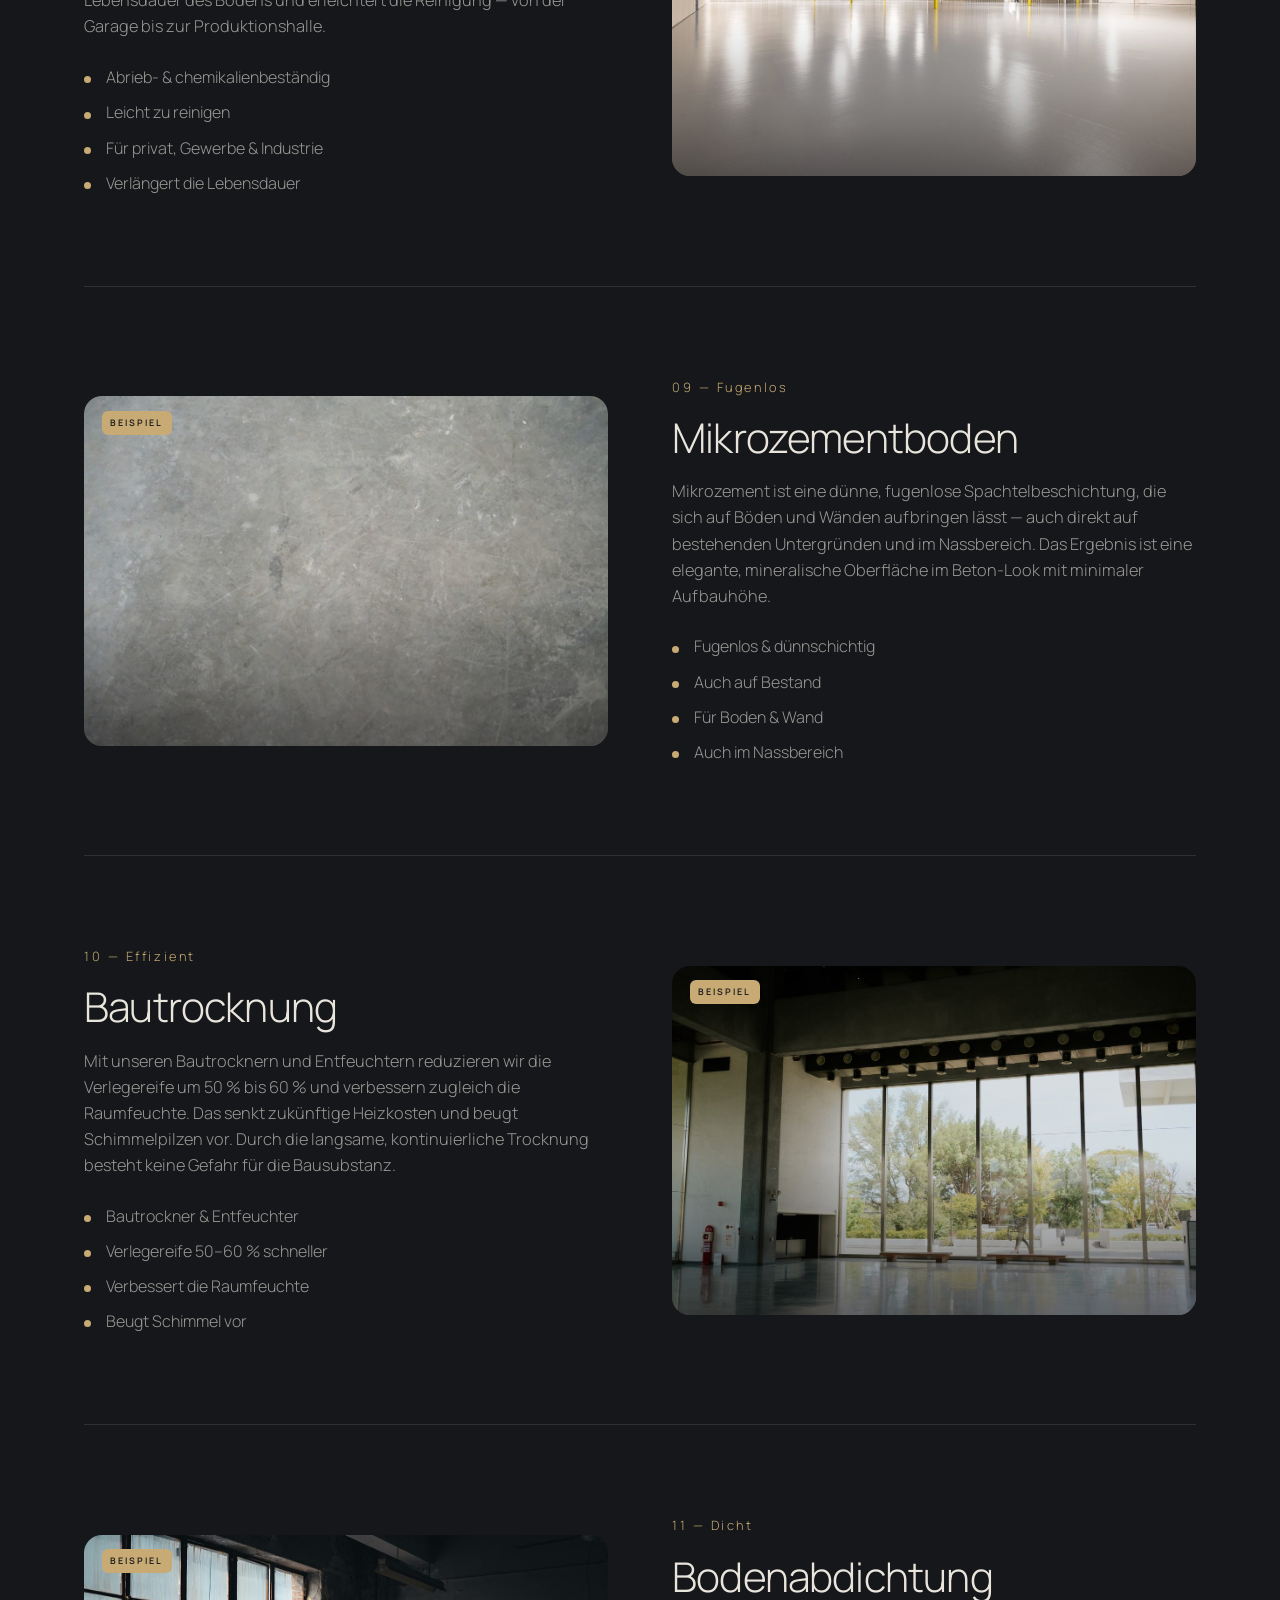
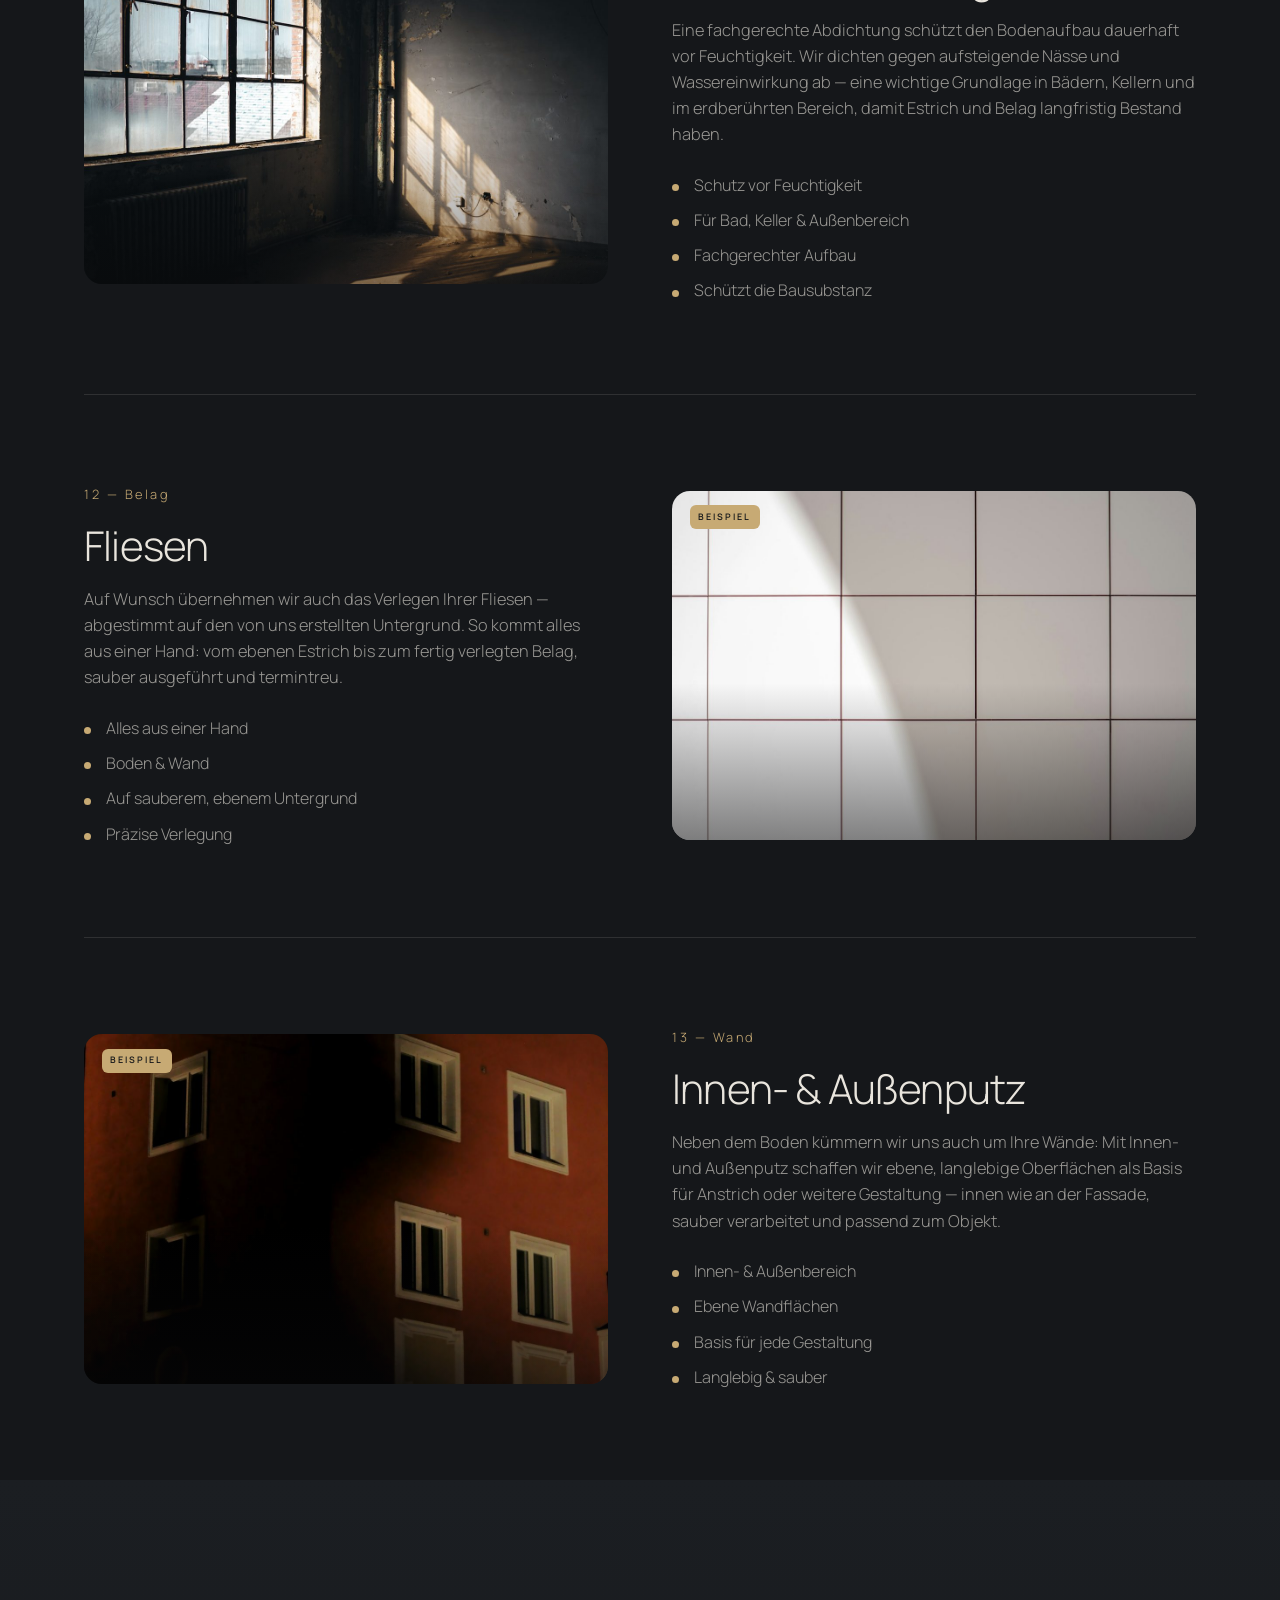
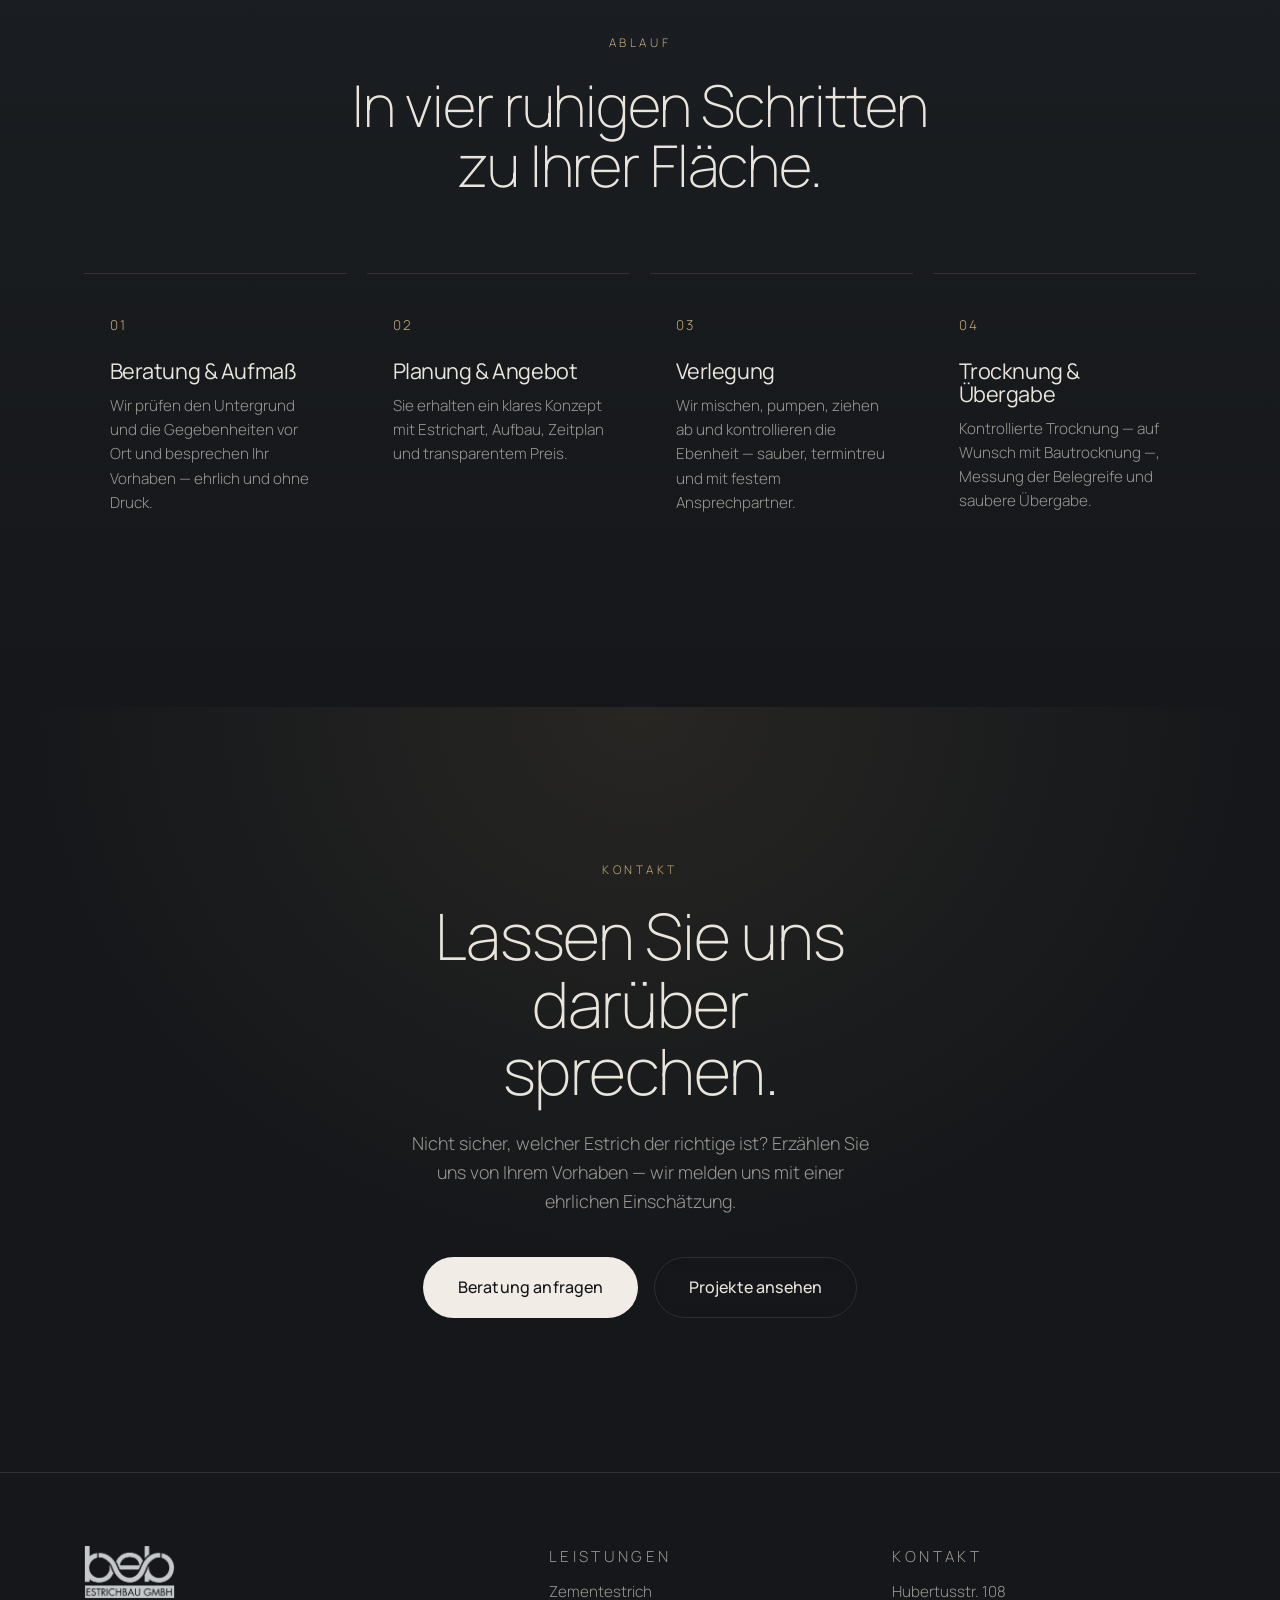
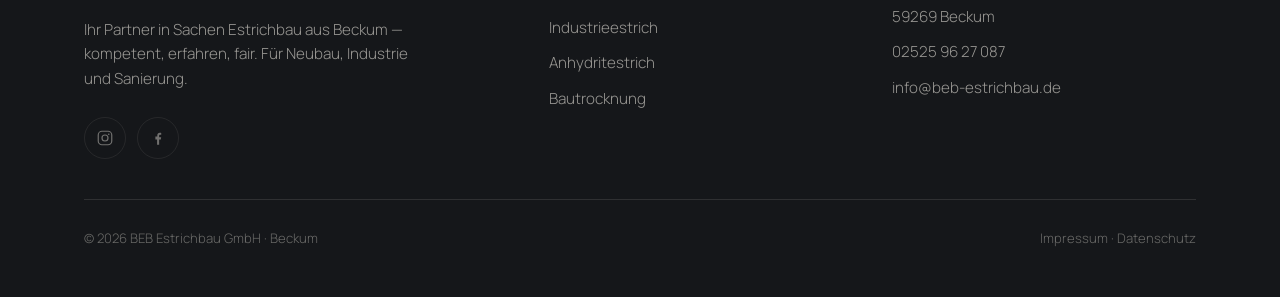
<file: leistungen.html>
<!DOCTYPE html>
<html lang="de">
<head>
<meta charset="UTF-8" />
<meta name="viewport" content="width=device-width, initial-scale=1.0" />
<meta name="description" content="Leistungen der BEB Estrichbau GmbH in Beckum: Zementestrich, Anhydritestrich, Industrieestrich, Sichtestrich, Designböden, Mikrozement, Bautrocknung, Bodenabdichtung u. v. m. — sauber, präzise und termintreu." />
<meta name="theme-color" content="#15171a" />
<link rel="icon" href="assets/favicon.png?v=2" type="image/png" />
<link rel="apple-touch-icon" href="assets/apple-touch-icon.png?v=2" />
<title>Leistungen · BEB Estrichbau GmbH</title>
<link rel="preconnect" href="https://fonts.googleapis.com" />
<link rel="preconnect" href="https://fonts.gstatic.com" crossorigin />
<link href="https://fonts.googleapis.com/css2?family=Manrope:wght@200;300;400;500;600;700&display=swap" rel="stylesheet" />
<link rel="stylesheet" href="assets/styles.css?v=9" />
</head>
<body>
<a class="skip-link" href="#main">Zum Inhalt springen</a>

<header class="nav" id="nav" data-nav data-nav-solid>
  <div class="nav__inner">
    <a class="nav__logo" href="index.html" aria-label="BEB Estrichbau Startseite">
      <img class="brand__logo" src="assets/logo.png?v=2" alt="BEB Estrichbau GmbH" />
    </a>
    <nav class="nav__links" aria-label="Hauptnavigation">
      <a href="ueber-uns.html">Über uns</a>
      <a href="leistungen.html" aria-current="page">Leistungen</a>
      <a href="projekte.html">Projekte</a>
      <a href="kontakt.html">Kontakt</a>
    </nav>
    <a href="kontakt.html" class="btn btn--ghost nav__cta">Anfragen</a>
    <button class="nav__burger" aria-label="Menü öffnen" aria-expanded="false" data-burger><span></span><span></span></button>
  </div>
  <div class="nav__mobile">
    <a href="ueber-uns.html">Über uns</a><a href="leistungen.html">Leistungen</a>
    <a href="projekte.html">Projekte</a><a href="kontakt.html">Kontakt</a>
    <a href="kontakt.html" class="btn btn--solid">Anfragen</a>
  </div>
</header>

<!-- PAGE HERO -->
<section class="page-hero">
  <div class="page-hero__img"><img src="assets/hero-2.jpg" alt="Estrichleger zieht frischen Estrich mit der Abziehlatte ab" fetchpriority="high" /></div>
  <div class="page-hero__veil"></div>
  <div class="page-hero__inner">
    <p class="crumbs"><a href="index.html">Start</a> &nbsp;/&nbsp; Leistungen</p>
    <p class="page-hero__eyebrow">Leistungen</p>
    <h1 class="page-hero__title">Alles aus einer Hand —<br />sauber, präzise, zuverlässig.</h1>
    <p class="page-hero__lead">Ganz gleich ob privater Haushalt, Generalunternehmen oder Architekt: Wir verlegen die passende Estrichart für Ihr Projekt — und sorgen für ebene Flächen, die Bestand haben.</p>
  </div>
</section>

<main id="main">
  <div class="container">

    <article class="svc" id="zementestrich">
      <div class="svc__media is-example" data-reveal><img src="assets/hero-2.jpg" alt="Zementestrich – Beispielbild" loading="lazy" decoding="async" /></div>
      <div data-reveal>
        <p class="svc__num">01 — Allrounder</p>
        <h2 class="svc__title">Zementestrich</h2>
        <p class="svc__text">Die am häufigsten verwendete Estrichart: ein verfeinerter Beton, der besonders fest und nach dem Aushärten wasserresistent ist. Er verträgt Temperaturschwankungen problemlos und eignet sich für stark beanspruchte Flächen — vom Wohnraum über den Keller bis zum Balkon.</p>
        <ul class="svc__list">
          <li>Wohn-, Keller- &amp; Gewerbeflächen</li>
          <li>Hoch belastbar &amp; wasserresistent</li>
          <li>Auf Dämmung oder im Verbund</li>
          <li>Tragfähige Basis für jeden Belag</li>
        </ul>
      </div>
    </article>

    <article class="svc" id="anhydritestrich">
      <div class="svc__media is-example" data-reveal><img src="assets/hero-1.jpg" alt="Anhydritestrich – Beispielbild" loading="lazy" decoding="async" /></div>
      <div data-reveal>
        <p class="svc__num">02 — Eben</p>
        <h2 class="svc__title">Anhydritestrich</h2>
        <p class="svc__text">Der Anhydrit- bzw. Fließestrich (auch Calciumsulfatestrich) trocknet vergleichsweise schnell, lässt sich sehr einfach verlegen und ist umweltfreundlicher als andere Estricharten. Da er feuchtigkeitsempfindlicher ist, kommt er im Innenbereich zum Einsatz — dank guter Wärmeleitfähigkeit ideal für Fußbodenheizungen.</p>
        <ul class="svc__list">
          <li>Selbstnivellierend &amp; besonders eben</li>
          <li>Auch als Calciumsulfatestrich</li>
          <li>Sehr gut für Fußbodenheizung</li>
          <li>Umweltfreundlich &amp; einfach verlegt</li>
        </ul>
      </div>
    </article>

    <article class="svc" id="industrieestrich">
      <div class="svc__media is-example" data-reveal><img src="assets/hero-3.jpg" alt="Industrieestrich – Beispielbild" loading="lazy" decoding="async" /></div>
      <div data-reveal>
        <p class="svc__num">03 — Belastbar</p>
        <h2 class="svc__title">Industrieestrich</h2>
        <p class="svc__text">Für Gewerbe und Industrie ausgelegt und besonderen Herausforderungen gewachsen: besonders abriebfest, hält hohen Beanspruchungen durch industrielle Arbeitsabläufe oder Fahrverkehr stand und verträgt Öle und Chemikalien. Daher wird er auch Nutzestrich genannt.</p>
        <ul class="svc__list">
          <li>Abriebfest &amp; hoch belastbar</li>
          <li>Beständig gegen Öle &amp; Chemikalien</li>
          <li>Für Hallen, Werkstätten &amp; Fahrverkehr</li>
          <li>Teilweise nach 2 Tagen belastbar</li>
        </ul>
      </div>
    </article>

    <article class="svc" id="sichtestrich">
      <div class="svc__media is-example" data-reveal><img src="assets/stock-03.jpg" alt="Sichtestrich – Beispielbild" loading="lazy" decoding="async" /></div>
      <div data-reveal>
        <p class="svc__num">04 — Sichtbar</p>
        <h2 class="svc__title">Sichtestrich</h2>
        <p class="svc__text">Estrich nicht nur als Unterbau, sondern als fertiger Boden: Beim Sichtestrich bleibt die Oberfläche sichtbar und wird geschliffen, verdichtet und versiegelt. So entsteht eine fugenlose, pflegeleichte Fläche im modernen Beton-Look — ideal für Wohnräume, Lofts, Läden und Praxen.</p>
        <ul class="svc__list">
          <li>Fugenlose, moderne Optik</li>
          <li>Geschliffen &amp; versiegelt</li>
          <li>Pflegeleicht &amp; robust</li>
          <li>Für Wohnen &amp; Gewerbe</li>
        </ul>
      </div>
    </article>

    <article class="svc" id="duennschichtestrich">
      <div class="svc__media is-example" data-reveal><img src="assets/stock-10.jpg" alt="Dünnschichtiger Estrich – Beispielbild" loading="lazy" decoding="async" /></div>
      <div data-reveal>
        <p class="svc__num">05 — Schlank</p>
        <h2 class="svc__title">Dünnschichtiger Estrich</h2>
        <p class="svc__text">Wenn nur wenig Aufbauhöhe zur Verfügung steht, ist dünnschichtiger Estrich die Lösung: Er lässt sich in geringer Schichtdicke einbauen und eignet sich besonders für Sanierungen, Ausgleichsarbeiten und den Aufbau auf bestehenden Böden — bei vergleichsweise kurzer Trocknungszeit.</p>
        <ul class="svc__list">
          <li>Geringe Aufbauhöhe</li>
          <li>Ideal bei Sanierung</li>
          <li>Auf bestehendem Untergrund</li>
          <li>Eben &amp; tragfähig</li>
        </ul>
      </div>
    </article>

    <article class="svc" id="designboeden">
      <div class="svc__media is-example" data-reveal><img src="assets/stock-19.jpg" alt="Designböden – Beispielbild" loading="lazy" decoding="async" /></div>
      <div data-reveal>
        <p class="svc__num">06 — Design</p>
        <h2 class="svc__title">Designböden</h2>
        <p class="svc__text">Individuelle Bodengestaltung für anspruchsvolle Räume: Designböden vereinen Optik und Funktion zu einer fugenlosen, hochwertigen Oberfläche. Farben, Strukturen und Effekte stimmen wir auf Ihr Konzept ab — für Wohnräume ebenso wie für Showrooms und Gewerbeflächen.</p>
        <ul class="svc__list">
          <li>Individuelle Optik &amp; Farben</li>
          <li>Fugenlose Oberfläche</li>
          <li>Wohn- &amp; Gewerbeflächen</li>
          <li>Strapazierfähig &amp; pflegeleicht</li>
        </ul>
      </div>
    </article>

    <article class="svc" id="designestrich">
      <div class="svc__media is-example" data-reveal><img src="assets/stock-13.jpg" alt="Designestrich – Beispielbild" loading="lazy" decoding="async" /></div>
      <div data-reveal>
        <p class="svc__num">07 — Gestaltung</p>
        <h2 class="svc__title">Designestrich</h2>
        <p class="svc__text">Der Designestrich verbindet die Belastbarkeit eines klassischen Estrichs mit gestalterischer Oberfläche. Durch gezielte Bearbeitung und Veredelung entsteht ein dekorativer und zugleich strapazierfähiger Boden, der ohne zusätzlichen Belag auskommt.</p>
        <ul class="svc__list">
          <li>Dekorativ &amp; belastbar</li>
          <li>Ohne zusätzlichen Belag</li>
          <li>Veredelte Oberfläche</li>
          <li>Langlebig &amp; wertig</li>
        </ul>
      </div>
    </article>

    <article class="svc" id="bodenbeschichtung">
      <div class="svc__media is-example" data-reveal><img src="assets/stock-18.jpg" alt="Bodenbeschichtung – Beispielbild" loading="lazy" decoding="async" /></div>
      <div data-reveal>
        <p class="svc__num">08 — Schutz</p>
        <h2 class="svc__title">Bodenbeschichtung</h2>
        <p class="svc__text">Schützende und dekorative Beschichtungen für stark beanspruchte Böden: Wir versiegeln und beschichten Flächen widerstandsfähig gegen Abrieb, Feuchtigkeit und Chemikalien. Das verlängert die Lebensdauer des Bodens und erleichtert die Reinigung — von der Garage bis zur Produktionshalle.</p>
        <ul class="svc__list">
          <li>Abrieb- &amp; chemikalienbeständig</li>
          <li>Leicht zu reinigen</li>
          <li>Für privat, Gewerbe &amp; Industrie</li>
          <li>Verlängert die Lebensdauer</li>
        </ul>
      </div>
    </article>

    <article class="svc" id="mikrozement">
      <div class="svc__media is-example" data-reveal><img src="assets/stock-01.jpg" alt="Mikrozementboden – Beispielbild" loading="lazy" decoding="async" /></div>
      <div data-reveal>
        <p class="svc__num">09 — Fugenlos</p>
        <h2 class="svc__title">Mikrozementboden</h2>
        <p class="svc__text">Mikrozement ist eine dünne, fugenlose Spachtelbeschichtung, die sich auf Böden und Wänden aufbringen lässt — auch direkt auf bestehenden Untergründen und im Nassbereich. Das Ergebnis ist eine elegante, mineralische Oberfläche im Beton-Look mit minimaler Aufbauhöhe.</p>
        <ul class="svc__list">
          <li>Fugenlos &amp; dünnschichtig</li>
          <li>Auch auf Bestand</li>
          <li>Für Boden &amp; Wand</li>
          <li>Auch im Nassbereich</li>
        </ul>
      </div>
    </article>

    <article class="svc" id="bautrocknung">
      <div class="svc__media is-example" data-reveal><img src="assets/stock-05.jpg" alt="Bautrocknung – Beispielbild" loading="lazy" decoding="async" /></div>
      <div data-reveal>
        <p class="svc__num">10 — Effizient</p>
        <h2 class="svc__title">Bautrocknung</h2>
        <p class="svc__text">Mit unseren Bautrocknern und Entfeuchtern reduzieren wir die Verlegereife um 50 % bis 60 % und verbessern zugleich die Raumfeuchte. Das senkt zukünftige Heizkosten und beugt Schimmelpilzen vor. Durch die langsame, kontinuierliche Trocknung besteht keine Gefahr für die Bausubstanz.</p>
        <ul class="svc__list">
          <li>Bautrockner &amp; Entfeuchter</li>
          <li>Verlegereife 50–60 % schneller</li>
          <li>Verbessert die Raumfeuchte</li>
          <li>Beugt Schimmel vor</li>
        </ul>
      </div>
    </article>

    <article class="svc" id="bodenabdichtung">
      <div class="svc__media is-example" data-reveal><img src="assets/stock-14.jpg" alt="Bodenabdichtung – Beispielbild" loading="lazy" decoding="async" /></div>
      <div data-reveal>
        <p class="svc__num">11 — Dicht</p>
        <h2 class="svc__title">Bodenabdichtung</h2>
        <p class="svc__text">Eine fachgerechte Abdichtung schützt den Bodenaufbau dauerhaft vor Feuchtigkeit. Wir dichten gegen aufsteigende Nässe und Wassereinwirkung ab — eine wichtige Grundlage in Bädern, Kellern und im erdberührten Bereich, damit Estrich und Belag langfristig Bestand haben.</p>
        <ul class="svc__list">
          <li>Schutz vor Feuchtigkeit</li>
          <li>Für Bad, Keller &amp; Außenbereich</li>
          <li>Fachgerechter Aufbau</li>
          <li>Schützt die Bausubstanz</li>
        </ul>
      </div>
    </article>

    <article class="svc" id="fliesen">
      <div class="svc__media is-example" data-reveal><img src="assets/stock-21.jpg" alt="Fliesen – Beispielbild" loading="lazy" decoding="async" /></div>
      <div data-reveal>
        <p class="svc__num">12 — Belag</p>
        <h2 class="svc__title">Fliesen</h2>
        <p class="svc__text">Auf Wunsch übernehmen wir auch das Verlegen Ihrer Fliesen — abgestimmt auf den von uns erstellten Untergrund. So kommt alles aus einer Hand: vom ebenen Estrich bis zum fertig verlegten Belag, sauber ausgeführt und termintreu.</p>
        <ul class="svc__list">
          <li>Alles aus einer Hand</li>
          <li>Boden &amp; Wand</li>
          <li>Auf sauberem, ebenem Untergrund</li>
          <li>Präzise Verlegung</li>
        </ul>
      </div>
    </article>

    <article class="svc" id="putz">
      <div class="svc__media is-example" data-reveal><img src="assets/stock-16.jpg" alt="Innen- & Außenputz – Beispielbild" loading="lazy" decoding="async" /></div>
      <div data-reveal>
        <p class="svc__num">13 — Wand</p>
        <h2 class="svc__title">Innen- &amp; Außenputz</h2>
        <p class="svc__text">Neben dem Boden kümmern wir uns auch um Ihre Wände: Mit Innen- und Außenputz schaffen wir ebene, langlebige Oberflächen als Basis für Anstrich oder weitere Gestaltung — innen wie an der Fassade, sauber verarbeitet und passend zum Objekt.</p>
        <ul class="svc__list">
          <li>Innen- &amp; Außenbereich</li>
          <li>Ebene Wandflächen</li>
          <li>Basis für jede Gestaltung</li>
          <li>Langlebig &amp; sauber</li>
        </ul>
      </div>
    </article>

  </div>

  <!-- PROZESS -->
  <section class="section bg-grad-rev">
    <div class="container">
      <header class="section__head section__head--center" data-reveal>
        <p class="section__eyebrow">Ablauf</p>
        <h2 class="section__title">In vier ruhigen Schritten<br />zu Ihrer Fläche.</h2>
      </header>
      <ol class="process__list">
        <li class="process__step" data-reveal><span class="process__num">01</span><h3>Beratung &amp; Aufmaß</h3><p>Wir prüfen den Untergrund und die Gegebenheiten vor Ort und besprechen Ihr Vorhaben — ehrlich und ohne Druck.</p></li>
        <li class="process__step" data-reveal><span class="process__num">02</span><h3>Planung &amp; Angebot</h3><p>Sie erhalten ein klares Konzept mit Estrichart, Aufbau, Zeitplan und transparentem Preis.</p></li>
        <li class="process__step" data-reveal><span class="process__num">03</span><h3>Verlegung</h3><p>Wir mischen, pumpen, ziehen ab und kontrollieren die Ebenheit — sauber, termintreu und mit festem Ansprechpartner.</p></li>
        <li class="process__step" data-reveal><span class="process__num">04</span><h3>Trocknung &amp; Übergabe</h3><p>Kontrollierte Trocknung — auf Wunsch mit Bautrocknung —, Messung der Belegreife und saubere Übergabe.</p></li>
      </ol>
    </div>
  </section>

  <!-- CTA -->
  <section class="section cta">
    <div class="container cta__inner" data-reveal>
      <p class="section__eyebrow">Kontakt</p>
      <h2 class="cta__title">Lassen Sie uns<br />darüber sprechen.</h2>
      <p class="cta__sub">Nicht sicher, welcher Estrich der richtige ist? Erzählen Sie uns von Ihrem Vorhaben — wir melden uns mit einer ehrlichen Einschätzung.</p>
      <div class="cta__actions">
        <a href="kontakt.html" class="btn btn--solid btn--lg">Beratung anfragen</a>
        <a href="projekte.html" class="btn btn--ghost btn--lg">Projekte ansehen</a>
      </div>
    </div>
  </section>
</main>

<footer class="footer">
  <div class="container">
    <div class="footer__top">
      <div>
        <div class="footer__brand"><img class="brand__logo" src="assets/logo.png?v=2" alt="BEB Estrichbau GmbH" /></div>
        <p class="footer__desc">Ihr Partner in Sachen Estrichbau aus Beckum — kompetent, erfahren, fair. Für Neubau, Industrie und Sanierung.</p>
        <div class="social" aria-label="Social Media">
          <a href="#" aria-label="Instagram (folgt)" title="Instagram – folgt">
            <svg viewBox="0 0 24 24" fill="none" stroke="currentColor" stroke-width="1.6" aria-hidden="true"><rect x="3" y="3" width="18" height="18" rx="5"/><circle cx="12" cy="12" r="4"/><circle cx="17" cy="7" r="1.1" fill="currentColor" stroke="none"/></svg>
          </a>
          <a href="#" aria-label="Facebook (folgt)" title="Facebook – folgt">
            <svg viewBox="0 0 24 24" fill="currentColor" aria-hidden="true"><path d="M13.5 21v-7h2.3l.4-2.9h-2.7V9.2c0-.84.26-1.42 1.46-1.42h1.34V5.18c-.23-.03-1.03-.1-1.96-.1-1.94 0-3.27 1.18-3.27 3.36v1.66H8.5V14h2.27v7h2.73z"/></svg>
          </a>
        </div>
      </div>
      <div class="footer__col"><p class="footer__coltitle">Leistungen</p>
        <a href="leistungen.html#zementestrich">Zementestrich</a><a href="leistungen.html#industrieestrich">Industrieestrich</a>
        <a href="leistungen.html#anhydritestrich">Anhydritestrich</a><a href="leistungen.html#bautrocknung">Bautrocknung</a></div>
      <div class="footer__col"><p class="footer__coltitle">Kontakt</p>
        <p>Hubertusstr. 108<br />59269 Beckum</p>
        <a href="tel:+4925259627087">02525 96 27 087</a>
        <a href="mailto:info@beb-estrichbau.de">info@beb-estrichbau.de</a></div>
    </div>
    <div class="footer__bottom">
      <span>© <span data-year>2026</span> BEB Estrichbau GmbH · Beckum</span>
      <span><a href="impressum.html">Impressum</a> · Datenschutz</span>
    </div>
  </div>
</footer>

<script src="assets/main.js?v=1"></script>
</body>
</html>
</file>
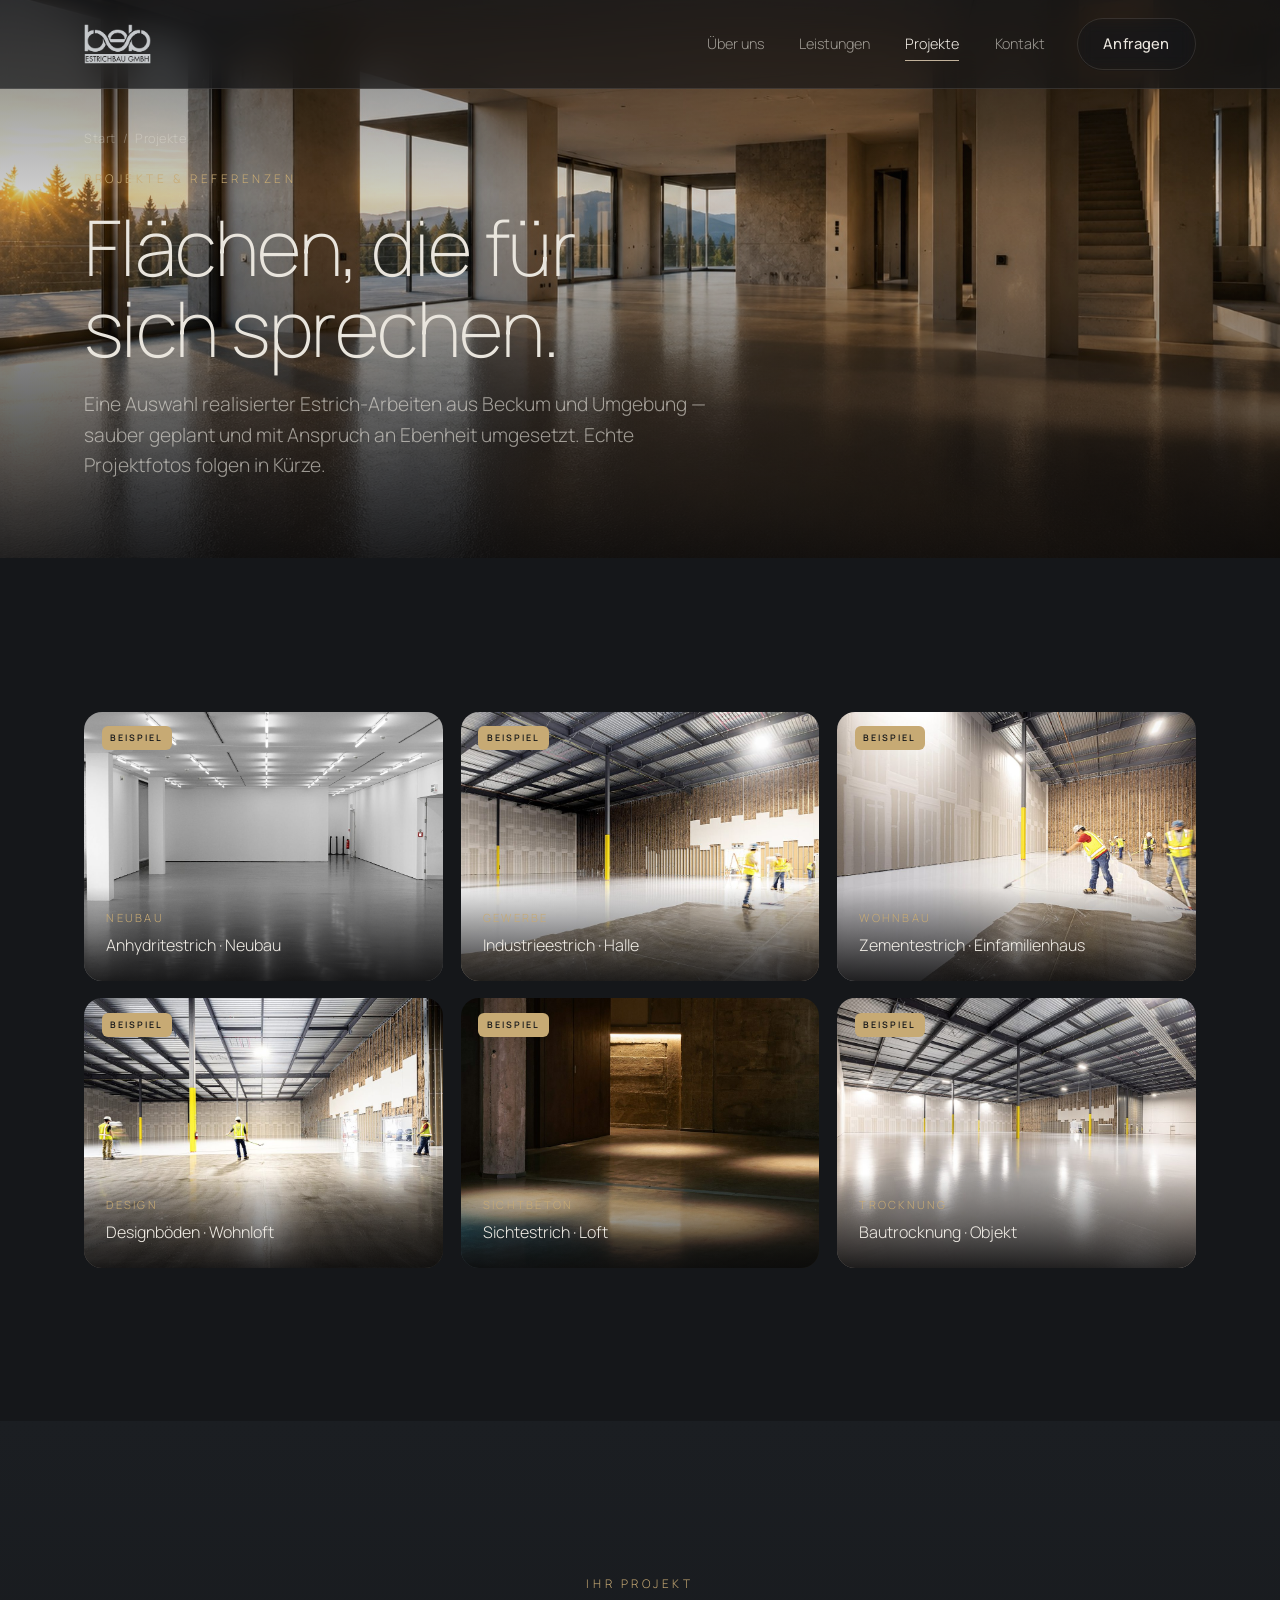
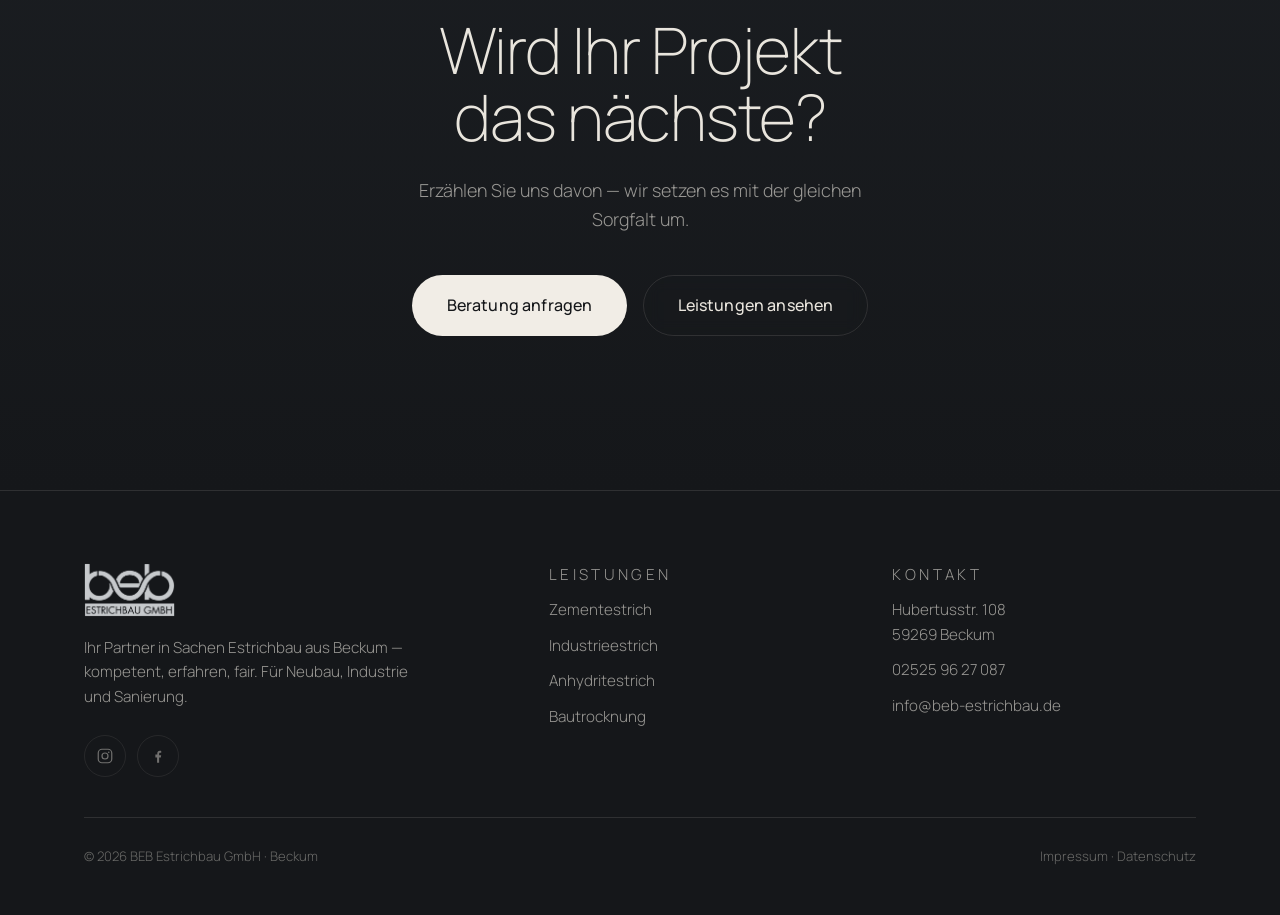
<file: projekte.html>
<!DOCTYPE html>
<html lang="de">
<head>
<meta charset="UTF-8" />
<meta name="viewport" content="width=device-width, initial-scale=1.0" />
<meta name="description" content="Referenzen & Projekte der BEB Estrichbau GmbH — Fließ-, Industrie- und Zementestrich, Sanierungen und Bautrocknung. Eine Auswahl realisierter Arbeiten aus Beckum und Umgebung." />
<meta name="theme-color" content="#15171a" />
<link rel="icon" href="assets/favicon.png?v=2" type="image/png" />
<link rel="apple-touch-icon" href="assets/apple-touch-icon.png?v=2" />
<title>Projekte · BEB Estrichbau GmbH</title>
<link rel="preconnect" href="https://fonts.googleapis.com" />
<link rel="preconnect" href="https://fonts.gstatic.com" crossorigin />
<link href="https://fonts.googleapis.com/css2?family=Manrope:wght@200;300;400;500;600;700&display=swap" rel="stylesheet" />
<link rel="stylesheet" href="assets/styles.css?v=9" />
</head>
<body>
<a class="skip-link" href="#main">Zum Inhalt springen</a>

<header class="nav" id="nav" data-nav data-nav-solid>
  <div class="nav__inner">
    <a class="nav__logo" href="index.html" aria-label="BEB Estrichbau Startseite">
      <img class="brand__logo" src="assets/logo.png?v=2" alt="BEB Estrichbau GmbH" />
    </a>
    <nav class="nav__links" aria-label="Hauptnavigation">
      <a href="ueber-uns.html">Über uns</a>
      <a href="leistungen.html">Leistungen</a>
      <a href="projekte.html" aria-current="page">Projekte</a>
      <a href="kontakt.html">Kontakt</a>
    </nav>
    <a href="kontakt.html" class="btn btn--ghost nav__cta">Anfragen</a>
    <button class="nav__burger" aria-label="Menü öffnen" aria-expanded="false" data-burger><span></span><span></span></button>
  </div>
  <div class="nav__mobile">
    <a href="ueber-uns.html">Über uns</a><a href="leistungen.html">Leistungen</a>
    <a href="projekte.html">Projekte</a><a href="kontakt.html">Kontakt</a>
    <a href="kontakt.html" class="btn btn--solid">Anfragen</a>
  </div>
</header>

<section class="page-hero">
  <div class="page-hero__img"><img src="assets/hero-1.jpg" alt="Fertig verlegte, weitläufige Estrichfläche in einem Neubau" fetchpriority="high" /></div>
  <div class="page-hero__veil"></div>
  <div class="page-hero__inner">
    <p class="crumbs"><a href="index.html">Start</a> &nbsp;/&nbsp; Projekte</p>
    <p class="page-hero__eyebrow">Projekte &amp; Referenzen</p>
    <h1 class="page-hero__title">Flächen, die für<br />sich sprechen.</h1>
    <p class="page-hero__lead">Eine Auswahl realisierter Estrich-Arbeiten aus Beckum und Umgebung — sauber geplant und mit Anspruch an Ebenheit umgesetzt. Echte Projektfotos folgen in Kürze.</p>
  </div>
</section>

<main id="main">
  <section class="section">
    <div class="container">
      <div class="gallery">
        <a class="gallery__item is-example" data-reveal href="kontakt.html">
          <img src="assets/stock-04.jpg" alt="Anhydritestrich, Neubau – Beispielbild" loading="lazy" decoding="async" />
          <div class="gallery__cap"><span class="gallery__tag">Neubau</span>Anhydritestrich · Neubau</div>
        </a>
        <a class="gallery__item is-example" data-reveal href="kontakt.html">
          <img src="assets/stock-08.jpg" alt="Industrieestrich, Halle – Beispielbild" loading="lazy" decoding="async" />
          <div class="gallery__cap"><span class="gallery__tag">Gewerbe</span>Industrieestrich · Halle</div>
        </a>
        <a class="gallery__item is-example" data-reveal href="kontakt.html">
          <img src="assets/stock-06.jpg" alt="Zementestrich, Wohnbau – Beispielbild" loading="lazy" decoding="async" />
          <div class="gallery__cap"><span class="gallery__tag">Wohnbau</span>Zementestrich · Einfamilienhaus</div>
        </a>
        <a class="gallery__item is-example" data-reveal href="kontakt.html">
          <img src="assets/stock-20.jpg" alt="Designböden, Wohnloft – Beispielbild" loading="lazy" decoding="async" />
          <div class="gallery__cap"><span class="gallery__tag">Design</span>Designböden · Wohnloft</div>
        </a>
        <a class="gallery__item is-example" data-reveal href="kontakt.html">
          <img src="assets/stock-03.jpg" alt="Sichtestrich, Loft – Beispielbild" loading="lazy" decoding="async" />
          <div class="gallery__cap"><span class="gallery__tag">Sichtbeton</span>Sichtestrich · Loft</div>
        </a>
        <a class="gallery__item is-example" data-reveal href="kontakt.html">
          <img src="assets/stock-18.jpg" alt="Bautrocknung, Objekt – Beispielbild" loading="lazy" decoding="async" />
          <div class="gallery__cap"><span class="gallery__tag">Trocknung</span>Bautrocknung · Objekt</div>
        </a>
      </div>
    </div>
  </section>

  <section class="section cta bg-grad-rev">
    <div class="container cta__inner" data-reveal>
      <p class="section__eyebrow">Ihr Projekt</p>
      <h2 class="cta__title">Wird Ihr Projekt<br />das nächste?</h2>
      <p class="cta__sub">Erzählen Sie uns davon — wir setzen es mit der gleichen Sorgfalt um.</p>
      <div class="cta__actions">
        <a href="kontakt.html" class="btn btn--solid btn--lg">Beratung anfragen</a>
        <a href="leistungen.html" class="btn btn--ghost btn--lg">Leistungen ansehen</a>
      </div>
    </div>
  </section>
</main>

<footer class="footer">
  <div class="container">
    <div class="footer__top">
      <div>
        <div class="footer__brand"><img class="brand__logo" src="assets/logo.png?v=2" alt="BEB Estrichbau GmbH" /></div>
        <p class="footer__desc">Ihr Partner in Sachen Estrichbau aus Beckum — kompetent, erfahren, fair. Für Neubau, Industrie und Sanierung.</p>
        <div class="social" aria-label="Social Media">
          <a href="#" aria-label="Instagram (folgt)" title="Instagram – folgt">
            <svg viewBox="0 0 24 24" fill="none" stroke="currentColor" stroke-width="1.6" aria-hidden="true"><rect x="3" y="3" width="18" height="18" rx="5"/><circle cx="12" cy="12" r="4"/><circle cx="17" cy="7" r="1.1" fill="currentColor" stroke="none"/></svg>
          </a>
          <a href="#" aria-label="Facebook (folgt)" title="Facebook – folgt">
            <svg viewBox="0 0 24 24" fill="currentColor" aria-hidden="true"><path d="M13.5 21v-7h2.3l.4-2.9h-2.7V9.2c0-.84.26-1.42 1.46-1.42h1.34V5.18c-.23-.03-1.03-.1-1.96-.1-1.94 0-3.27 1.18-3.27 3.36v1.66H8.5V14h2.27v7h2.73z"/></svg>
          </a>
        </div>
      </div>
      <div class="footer__col"><p class="footer__coltitle">Leistungen</p>
        <a href="leistungen.html#zementestrich">Zementestrich</a><a href="leistungen.html#industrieestrich">Industrieestrich</a>
        <a href="leistungen.html#anhydritestrich">Anhydritestrich</a><a href="leistungen.html#bautrocknung">Bautrocknung</a></div>
      <div class="footer__col"><p class="footer__coltitle">Kontakt</p>
        <p>Hubertusstr. 108<br />59269 Beckum</p>
        <a href="tel:+4925259627087">02525 96 27 087</a>
        <a href="mailto:info@beb-estrichbau.de">info@beb-estrichbau.de</a></div>
    </div>
    <div class="footer__bottom">
      <span>© <span data-year>2026</span> BEB Estrichbau GmbH · Beckum</span>
      <span><a href="impressum.html">Impressum</a> · Datenschutz</span>
    </div>
  </div>
</footer>

<script src="assets/main.js?v=1"></script>
</body>
</html>
</file>
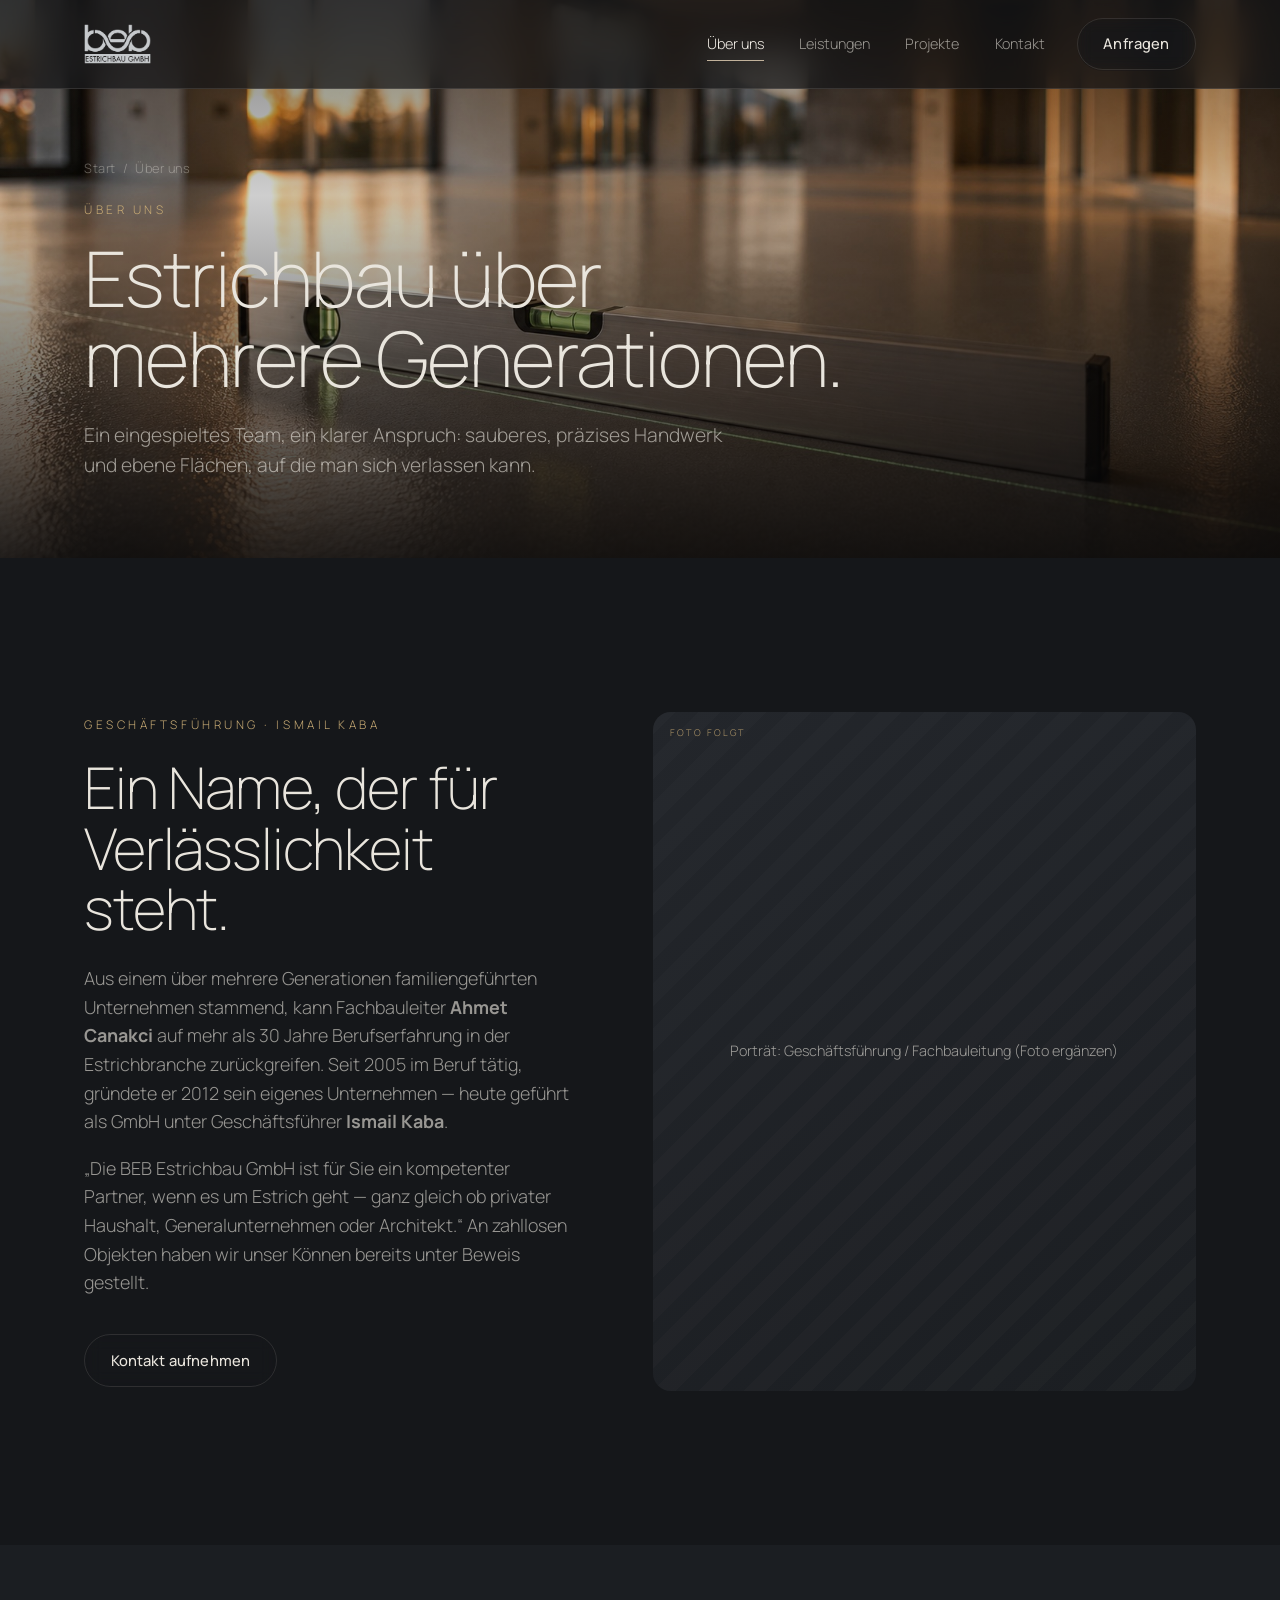
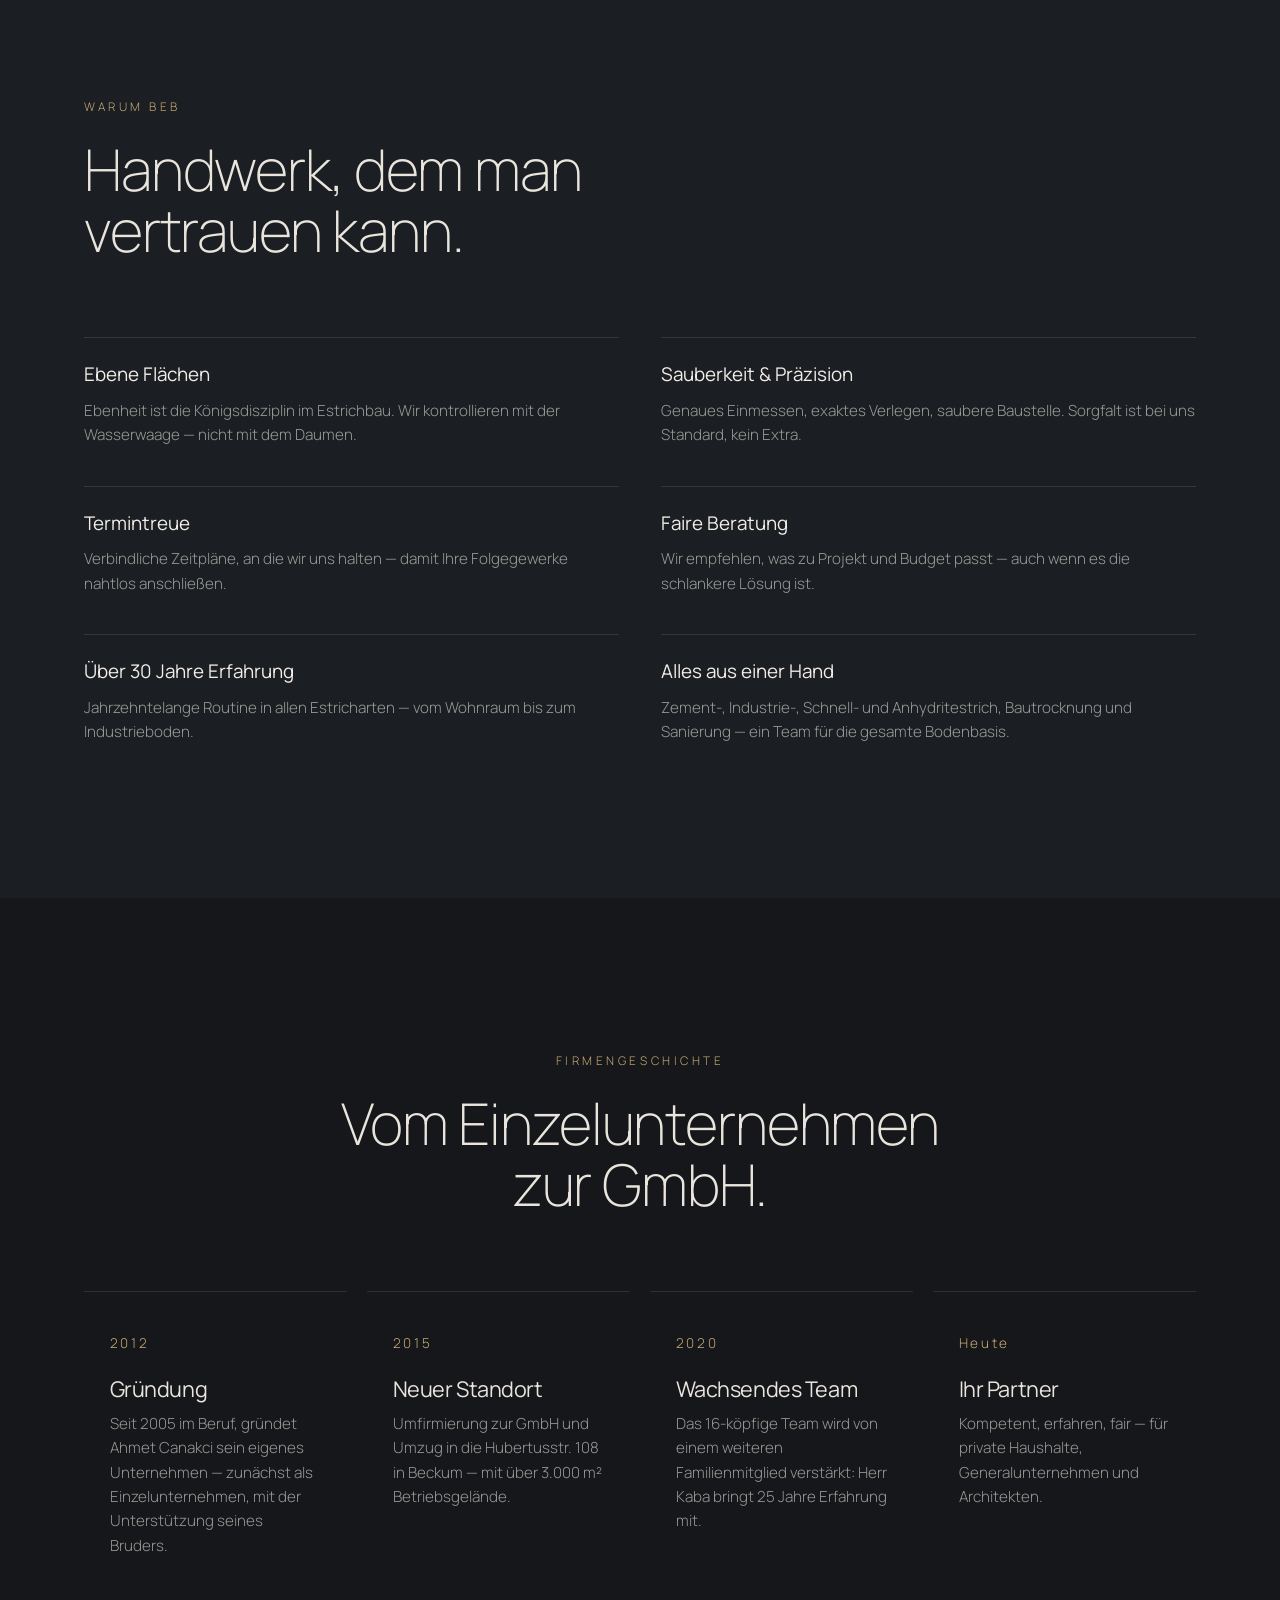
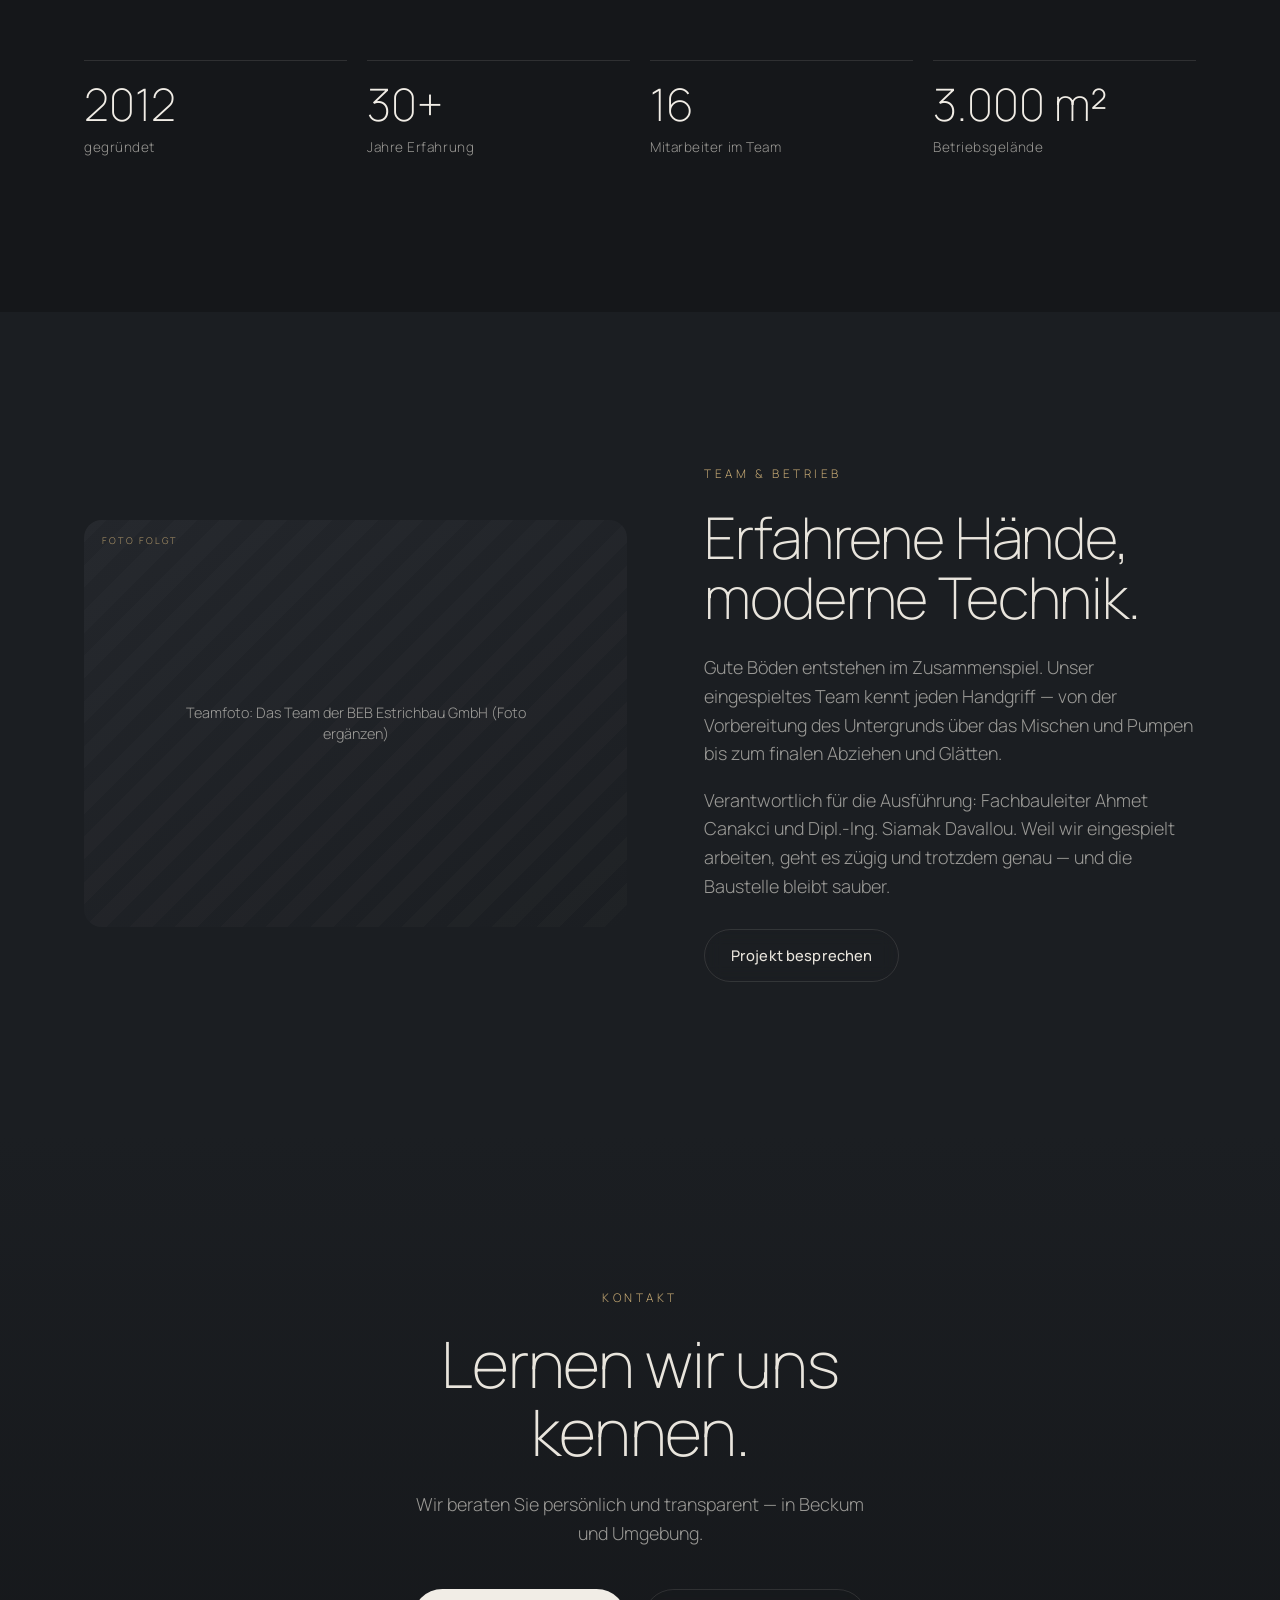
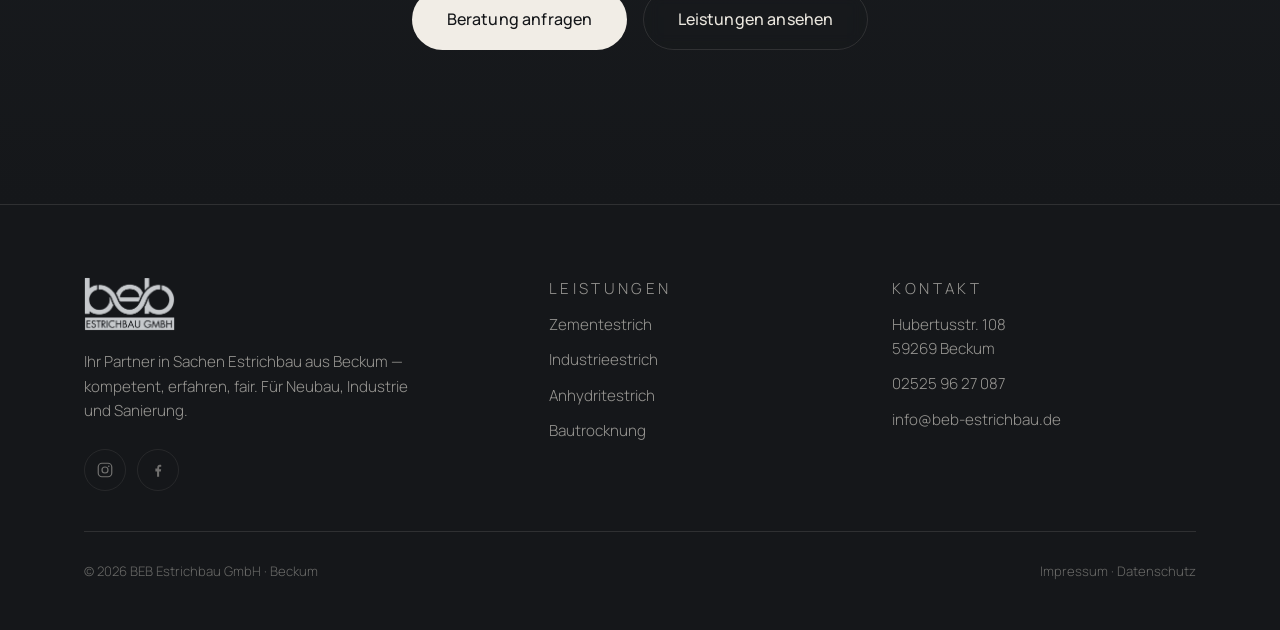
<file: ueber-uns.html>
<!DOCTYPE html>
<html lang="de">
<head>
<meta charset="UTF-8" />
<meta name="viewport" content="width=device-width, initial-scale=1.0" />
<meta name="description" content="Über die BEB Estrichbau GmbH in Beckum — familiengeführt über mehrere Generationen, gegründet 2012, mehr als 30 Jahre Erfahrung. Geschäftsführer Ismail Kaba, Fachbauleiter Ahmet Canakci." />
<meta name="theme-color" content="#15171a" />
<link rel="icon" href="assets/favicon.png?v=2" type="image/png" />
<link rel="apple-touch-icon" href="assets/apple-touch-icon.png?v=2" />
<title>Über uns · BEB Estrichbau GmbH</title>
<link rel="preconnect" href="https://fonts.googleapis.com" />
<link rel="preconnect" href="https://fonts.gstatic.com" crossorigin />
<link href="https://fonts.googleapis.com/css2?family=Manrope:wght@200;300;400;500;600;700&display=swap" rel="stylesheet" />
<link rel="stylesheet" href="assets/styles.css?v=9" />
</head>
<body>
<a class="skip-link" href="#main">Zum Inhalt springen</a>

<header class="nav" id="nav" data-nav data-nav-solid>
  <div class="nav__inner">
    <a class="nav__logo" href="index.html" aria-label="BEB Estrichbau Startseite">
      <img class="brand__logo" src="assets/logo.png?v=2" alt="BEB Estrichbau GmbH" />
    </a>
    <nav class="nav__links" aria-label="Hauptnavigation">
      <a href="ueber-uns.html" aria-current="page">Über uns</a>
      <a href="leistungen.html">Leistungen</a>
      <a href="projekte.html">Projekte</a>
      <a href="kontakt.html">Kontakt</a>
    </nav>
    <a href="kontakt.html" class="btn btn--ghost nav__cta">Anfragen</a>
    <button class="nav__burger" aria-label="Menü öffnen" aria-expanded="false" data-burger><span></span><span></span></button>
  </div>
  <div class="nav__mobile">
    <a href="ueber-uns.html">Über uns</a><a href="leistungen.html">Leistungen</a>
    <a href="projekte.html">Projekte</a><a href="kontakt.html">Kontakt</a>
    <a href="kontakt.html" class="btn btn--solid">Anfragen</a>
  </div>
</header>

<section class="page-hero">
  <div class="page-hero__img"><img src="assets/hero-3.jpg" alt="Wasserwaage auf einer perfekt ebenen Estrichfläche von BEB" fetchpriority="high" /></div>
  <div class="page-hero__veil"></div>
  <div class="page-hero__inner">
    <p class="crumbs"><a href="index.html">Start</a> &nbsp;/&nbsp; Über uns</p>
    <p class="page-hero__eyebrow">Über uns</p>
    <h1 class="page-hero__title">Estrichbau über<br />mehrere Generationen.</h1>
    <p class="page-hero__lead">Ein eingespieltes Team, ein klarer Anspruch: sauberes, präzises Handwerk und ebene Flächen, auf die man sich verlassen kann.</p>
  </div>
</section>

<main id="main">
  <!-- Story / Geschäftsführung -->
  <section class="section">
    <div class="container split split--reverse">
      <div class="split__media split__media--portrait" data-reveal>
        <div class="ph"><span>Porträt: Geschäftsführung / Fachbauleitung (Foto ergänzen)</span></div>
      </div>
      <div class="split__body" data-reveal>
        <p class="section__eyebrow">Geschäftsführung · Ismail Kaba</p>
        <h2 class="section__title">Ein Name, der für<br />Verlässlichkeit steht.</h2>
        <p class="section__lead">Aus einem über mehrere Generationen familiengeführten Unternehmen stammend, kann Fachbauleiter <strong>Ahmet Canakci</strong> auf mehr als 30 Jahre Berufserfahrung in der Estrichbranche zurückgreifen. Seit 2005 im Beruf tätig, gründete er 2012 sein eigenes Unternehmen — heute geführt als GmbH unter Geschäftsführer <strong>Ismail Kaba</strong>.</p>
        <p class="section__lead">„Die BEB Estrichbau GmbH ist für Sie ein kompetenter Partner, wenn es um Estrich geht — ganz gleich ob privater Haushalt, Generalunternehmen oder Architekt.“ An zahllosen Objekten haben wir unser Können bereits unter Beweis gestellt.</p>
      </div>
      <div class="split__cta" data-reveal>
        <a href="kontakt.html" class="btn btn--ghost">Kontakt aufnehmen</a>
      </div>
    </div>
  </section>

  <!-- Werte -->
  <section class="section bg-2">
    <div class="container">
      <header class="section__head" data-reveal>
        <p class="section__eyebrow">Warum BEB</p>
        <h2 class="section__title">Handwerk, dem man<br />vertrauen kann.</h2>
      </header>
      <ul class="values">
        <li data-reveal><span>Ebene Flächen</span><p>Ebenheit ist die Königsdisziplin im Estrichbau. Wir kontrollieren mit der Wasserwaage — nicht mit dem Daumen.</p></li>
        <li data-reveal><span>Sauberkeit &amp; Präzision</span><p>Genaues Einmessen, exaktes Verlegen, saubere Baustelle. Sorgfalt ist bei uns Standard, kein Extra.</p></li>
        <li data-reveal><span>Termintreue</span><p>Verbindliche Zeitpläne, an die wir uns halten — damit Ihre Folgegewerke nahtlos anschließen.</p></li>
        <li data-reveal><span>Faire Beratung</span><p>Wir empfehlen, was zu Projekt und Budget passt — auch wenn es die schlankere Lösung ist.</p></li>
        <li data-reveal><span>Über 30 Jahre Erfahrung</span><p>Jahrzehntelange Routine in allen Estricharten — vom Wohnraum bis zum Industrieboden.</p></li>
        <li data-reveal><span>Alles aus einer Hand</span><p>Zement-, Industrie-, Schnell- und Anhydritestrich, Bautrocknung und Sanierung — ein Team für die gesamte Bodenbasis.</p></li>
      </ul>
    </div>
  </section>

  <!-- Firmengeschichte -->
  <section class="section">
    <div class="container">
      <header class="section__head section__head--center" data-reveal>
        <p class="section__eyebrow">Firmengeschichte</p>
        <h2 class="section__title">Vom Einzelunternehmen<br />zur GmbH.</h2>
      </header>
      <div class="process__list">
        <div class="process__step" data-reveal><span class="process__num">2012</span><h3>Gründung</h3><p>Seit 2005 im Beruf, gründet Ahmet Canakci sein eigenes Unternehmen — zunächst als Einzelunternehmen, mit der Unterstützung seines Bruders.</p></div>
        <div class="process__step" data-reveal><span class="process__num">2015</span><h3>Neuer Standort</h3><p>Umfirmierung zur GmbH und Umzug in die Hubertusstr. 108 in Beckum — mit über 3.000 m² Betriebsgelände.</p></div>
        <div class="process__step" data-reveal><span class="process__num">2020</span><h3>Wachsendes Team</h3><p>Das 16-köpfige Team wird von einem weiteren Familienmitglied verstärkt: Herr Kaba bringt 25 Jahre Erfahrung mit.</p></div>
        <div class="process__step" data-reveal><span class="process__num">Heute</span><h3>Ihr Partner</h3><p>Kompetent, erfahren, fair — für private Haushalte, Generalunternehmen und Architekten.</p></div>
      </div>
      <div class="stats">
        <div class="stat" data-reveal><b>2012</b><span>gegründet</span></div>
        <div class="stat" data-reveal><b>30+</b><span>Jahre Erfahrung</span></div>
        <div class="stat" data-reveal><b>16</b><span>Mitarbeiter im Team</span></div>
        <div class="stat" data-reveal><b>3.000 m²</b><span>Betriebsgelände</span></div>
      </div>
    </div>
  </section>

  <!-- Team -->
  <section class="section bg-2">
    <div class="container split">
      <div class="split__media" data-reveal><div class="ph"><span>Teamfoto: Das Team der BEB Estrichbau GmbH (Foto ergänzen)</span></div></div>
      <div class="split__body" data-reveal>
        <p class="section__eyebrow">Team &amp; Betrieb</p>
        <h2 class="section__title">Erfahrene Hände,<br />moderne Technik.</h2>
        <p class="section__lead">Gute Böden entstehen im Zusammenspiel. Unser eingespieltes Team kennt jeden Handgriff — von der Vorbereitung des Untergrunds über das Mischen und Pumpen bis zum finalen Abziehen und Glätten.</p>
        <p class="section__lead">Verantwortlich für die Ausführung: Fachbauleiter Ahmet Canakci und Dipl.-Ing. Siamak Davallou. Weil wir eingespielt arbeiten, geht es zügig und trotzdem genau — und die Baustelle bleibt sauber.</p>
      </div>
      <div class="split__cta" data-reveal>
        <a href="kontakt.html" class="btn btn--ghost">Projekt besprechen</a>
      </div>
    </div>
  </section>

  <section class="section cta bg-grad-rev">
    <div class="container cta__inner" data-reveal>
      <p class="section__eyebrow">Kontakt</p>
      <h2 class="cta__title">Lernen wir uns<br />kennen.</h2>
      <p class="cta__sub">Wir beraten Sie persönlich und transparent — in Beckum und Umgebung.</p>
      <div class="cta__actions">
        <a href="kontakt.html" class="btn btn--solid btn--lg">Beratung anfragen</a>
        <a href="leistungen.html" class="btn btn--ghost btn--lg">Leistungen ansehen</a>
      </div>
    </div>
  </section>
</main>

<footer class="footer">
  <div class="container">
    <div class="footer__top">
      <div>
        <div class="footer__brand"><img class="brand__logo" src="assets/logo.png?v=2" alt="BEB Estrichbau GmbH" /></div>
        <p class="footer__desc">Ihr Partner in Sachen Estrichbau aus Beckum — kompetent, erfahren, fair. Für Neubau, Industrie und Sanierung.</p>
        <div class="social" aria-label="Social Media">
          <a href="#" aria-label="Instagram (folgt)" title="Instagram – folgt">
            <svg viewBox="0 0 24 24" fill="none" stroke="currentColor" stroke-width="1.6" aria-hidden="true"><rect x="3" y="3" width="18" height="18" rx="5"/><circle cx="12" cy="12" r="4"/><circle cx="17" cy="7" r="1.1" fill="currentColor" stroke="none"/></svg>
          </a>
          <a href="#" aria-label="Facebook (folgt)" title="Facebook – folgt">
            <svg viewBox="0 0 24 24" fill="currentColor" aria-hidden="true"><path d="M13.5 21v-7h2.3l.4-2.9h-2.7V9.2c0-.84.26-1.42 1.46-1.42h1.34V5.18c-.23-.03-1.03-.1-1.96-.1-1.94 0-3.27 1.18-3.27 3.36v1.66H8.5V14h2.27v7h2.73z"/></svg>
          </a>
        </div>
      </div>
      <div class="footer__col"><p class="footer__coltitle">Leistungen</p>
        <a href="leistungen.html#zementestrich">Zementestrich</a><a href="leistungen.html#industrieestrich">Industrieestrich</a>
        <a href="leistungen.html#anhydritestrich">Anhydritestrich</a><a href="leistungen.html#bautrocknung">Bautrocknung</a></div>
      <div class="footer__col"><p class="footer__coltitle">Kontakt</p>
        <p>Hubertusstr. 108<br />59269 Beckum</p>
        <a href="tel:+4925259627087">02525 96 27 087</a>
        <a href="mailto:info@beb-estrichbau.de">info@beb-estrichbau.de</a></div>
    </div>
    <div class="footer__bottom">
      <span>© <span data-year>2026</span> BEB Estrichbau GmbH · Beckum</span>
      <span><a href="impressum.html">Impressum</a> · Datenschutz</span>
    </div>
  </div>
</footer>

<script src="assets/main.js?v=1"></script>
</body>
</html>
</file>
<file: assets/styles.css>
/* =====================================================================
   BEB Estrichbau GmbH — shared theme (alle Seiten)
   Reines HTML/CSS/JS · Manrope · Anthrazit/Zement · Sand · Champagner-Gold
   ===================================================================== */
:root{
  --ink:#15171a; --ink-2:#1b1e22; --ink-3:#23262b;
  --sand:#c2b29b; --sand-soft:#d7cbb8; --paper:#f1ede6; --champagne:#c7aa74;
  --text:#e9e5dd; --text-soft:rgba(233,229,221,.62); --text-faint:rgba(233,229,221,.40);
  --line:rgba(233,229,221,.12);
  --font:"Manrope",system-ui,-apple-system,"Segoe UI",sans-serif;
  --container:1240px; --pad:clamp(1.25rem,5vw,4rem); --radius:18px;
  --ease:cubic-bezier(.22,1,.36,1);
}
*,*::before,*::after{box-sizing:border-box;}
html{scroll-behavior:smooth;-webkit-text-size-adjust:100%;}
body{margin:0;font-family:var(--font);font-weight:300;color:var(--text);background:var(--ink);
  line-height:1.6;-webkit-font-smoothing:antialiased;text-rendering:optimizeLegibility;overflow-x:hidden;}
img{display:block;max-width:100%;}
h1,h2,h3{margin:0;font-weight:300;letter-spacing:-.02em;line-height:1.05;}
p{margin:0;} a{color:inherit;text-decoration:none;} ul,ol{margin:0;padding:0;list-style:none;}
.container{width:100%;max-width:var(--container);margin-inline:auto;padding-inline:var(--pad);}
.skip-link{position:absolute;left:-999px;top:0;z-index:200;background:var(--paper);color:var(--ink);padding:.75rem 1.25rem;border-radius:0 0 10px 0;}
.skip-link:focus{left:0;}
:focus-visible{outline:2px solid var(--champagne);outline-offset:3px;border-radius:4px;}

/* Buttons */
.btn{display:inline-flex;align-items:center;justify-content:center;gap:.5rem;font-size:.92rem;font-weight:500;
  letter-spacing:.01em;padding:.85rem 1.6rem;border-radius:999px;border:1px solid transparent;cursor:pointer;
  transition:transform .4s var(--ease),background .4s var(--ease),color .4s var(--ease),border-color .4s var(--ease);white-space:nowrap;}
.btn--solid{background:var(--paper);color:var(--ink);}
.btn--solid:hover{transform:translateY(-2px);background:#fff;}
.btn--ghost{background:transparent;color:var(--text);border-color:var(--line);backdrop-filter:blur(8px);}
.btn--ghost:hover{border-color:var(--sand);color:var(--paper);transform:translateY(-2px);}
.btn--lg{padding:1.05rem 2.1rem;font-size:1rem;}

/* Echtes BEB-Logo (Bild, in Website-Gold umgefärbt) */
.brand__logo{display:block;height:40px;width:auto;}
.footer__brand .brand__logo{height:54px;}

/* Nav */
.nav{position:fixed;inset:0 0 auto 0;z-index:100;border-bottom:1px solid transparent;will-change:transform;
  transition:background .5s var(--ease),backdrop-filter .5s var(--ease),border-color .5s var(--ease),transform .45s var(--ease);}
.nav.is-hidden{transform:translateY(-100%);}
.nav.is-open.is-hidden{transform:none;}
.nav.is-scrolled,.nav.is-solid{background:rgba(21,23,26,.72);backdrop-filter:blur(18px) saturate(140%);
  -webkit-backdrop-filter:blur(18px) saturate(140%);border-bottom-color:var(--line);}
.nav__inner{max-width:var(--container);margin-inline:auto;padding:1.1rem var(--pad);display:flex;align-items:center;justify-content:space-between;gap:1.5rem;}
.nav__logo{display:flex;align-items:center;}
.nav__links{display:flex;gap:2.2rem;margin-left:auto;}
.nav__links a{position:relative;font-size:.9rem;color:var(--text-soft);transition:color .3s var(--ease);}
.nav__links a::after{content:"";position:absolute;left:0;bottom:-6px;width:100%;height:1px;background:var(--sand);transform:scaleX(0);transform-origin:left;transition:transform .4s var(--ease);}
.nav__links a:hover,.nav__links a[aria-current="page"]{color:var(--paper);}
.nav__links a[aria-current="page"]::after,.nav__links a:hover::after{transform:scaleX(1);}
.nav__cta{margin-left:.5rem;}
.nav__burger{display:none;flex-direction:column;gap:6px;width:42px;height:42px;align-items:center;justify-content:center;background:transparent;border:1px solid var(--line);border-radius:12px;cursor:pointer;}
.nav__burger span{width:18px;height:1.5px;background:var(--text);transition:transform .4s var(--ease),opacity .3s var(--ease);}
.nav.is-open .nav__burger span:nth-child(1){transform:translateY(3.75px) rotate(45deg);}
.nav.is-open .nav__burger span:nth-child(2){transform:translateY(-3.75px) rotate(-45deg);}
.nav__mobile{display:none;flex-direction:column;gap:.4rem;padding:.5rem var(--pad) 1.75rem;background:rgba(21,23,26,.97);backdrop-filter:blur(18px);border-bottom:1px solid var(--line);}
.nav.is-open .nav__mobile{display:flex;}
.nav__mobile a{padding:.85rem 0;font-size:1.1rem;color:var(--text-soft);border-bottom:1px solid var(--line);}
.nav__mobile .btn{margin-top:1rem;}
.nav__mobile .btn--solid{color:var(--ink);border-bottom:none;}

/* ===== Cinematic intro (Startseite) ===== */
.intro{position:relative;}
.intro__viewport{position:relative;height:100vh;height:100svh;width:100%;overflow:hidden;background:var(--ink);}
.intro__layer{position:absolute;inset:0;margin:0;will-change:opacity;transform:translateZ(0);backface-visibility:hidden;
  background:radial-gradient(120% 90% at 40% 35%,rgba(54,50,44,.9),var(--ink) 70%);}
.intro__layer picture{display:block;width:100%;height:100%;}
.intro__layer img{width:100%;height:100%;object-fit:cover;object-position:var(--focus-x,50%) var(--focus-y,50%);filter:brightness(1.02) contrast(1.04) saturate(1.02);}
.intro__layer[data-layer="0"]{z-index:3;}
.intro__layer[data-layer="1"]{z-index:2;}
.intro__layer[data-layer="2"]{z-index:1;}
/* Auto-Crossfade — alle Viewports, kein Scroll-Jack, ~15s gesamt */
.intro__layer{opacity:0;animation:introCycle 15s linear infinite;}
.intro__layer[data-layer="1"]{animation-delay:5s;}
.intro__layer[data-layer="2"]{animation-delay:10s;}
@keyframes introCycle{0%{opacity:0}6%{opacity:1}30%{opacity:1}36%{opacity:0}100%{opacity:0}}
.no-motion .intro__layer{animation:none;}
.no-motion .intro__layer[data-layer="0"]{opacity:1;}
.intro--paused .intro__layer{animation-play-state:paused;}
.intro__vignette{position:absolute;inset:0;z-index:5;pointer-events:none;
  background:radial-gradient(130% 100% at 60% 45%,transparent 50%,rgba(8,8,9,.42) 100%),
  linear-gradient(180deg,rgba(10,10,11,.32) 0%,transparent 30%,transparent 62%,rgba(8,8,9,.58) 100%);}
.intro__dip{position:absolute;inset:0;z-index:6;pointer-events:none;opacity:0;background:radial-gradient(130% 110% at 50% 45%,rgba(18,18,20,.2),rgba(6,6,7,.95));}
.intro__grain{position:absolute;inset:0;z-index:7;pointer-events:none;opacity:.05;mix-blend-mode:overlay;
  background-image:url("data:image/svg+xml,%3Csvg xmlns='http://www.w3.org/2000/svg' width='160' height='160'%3E%3Cfilter id='n'%3E%3CfeTurbulence type='fractalNoise' baseFrequency='0.9' numOctaves='2'/%3E%3C/filter%3E%3Crect width='100%25' height='100%25' filter='url(%23n)'/%3E%3C/svg%3E");}
.intro__copy{position:absolute;inset:0;z-index:8;display:grid;place-items:center stretch;padding:var(--pad);pointer-events:none;}
.intro__scene{grid-area:1/1;text-align:center;width:100%;max-width:1000px;margin-inline:auto;will-change:transform,opacity;}
.intro__scene[data-scene="1"],.intro__scene[data-scene="2"]{opacity:0;}
.intro__eyebrow{font-size:.78rem;letter-spacing:.32em;text-transform:uppercase;color:var(--champagne);margin-bottom:1.5rem;}
.intro__title{font-size:clamp(2.4rem,6.4vw,5.4rem);font-weight:200;letter-spacing:-.03em;text-shadow:0 8px 60px rgba(0,0,0,.5);}
.intro__sub{margin-top:1.6rem;font-size:clamp(.95rem,1.6vw,1.15rem);color:var(--text-soft);letter-spacing:.02em;}
.intro__cta{margin-top:2.4rem;display:flex;gap:1rem;justify-content:center;flex-wrap:wrap;pointer-events:auto;}
.intro__hint{position:absolute;left:50%;bottom:2.2rem;transform:translateX(-50%);z-index:8;display:flex;flex-direction:column;align-items:center;gap:.7rem;font-size:.7rem;letter-spacing:.28em;text-transform:uppercase;color:var(--text-faint);}
.intro__hint i{width:1px;height:38px;background:linear-gradient(var(--sand),transparent);animation:hintPulse 2.4s var(--ease) infinite;}
@keyframes hintPulse{0%,100%{transform:scaleY(.4);opacity:.4;transform-origin:top;}50%{transform:scaleY(1);opacity:1;transform-origin:top;}}

/* ===== Page hero (Unterseiten) ===== */
.page-hero{position:relative;min-height:62vh;display:flex;align-items:flex-end;overflow:hidden;}
.page-hero__img{position:absolute;inset:0;}
.page-hero__img img{width:100%;height:100%;object-fit:cover;filter:brightness(1.05) contrast(1.04) saturate(1.02);}
.page-hero__veil{position:absolute;inset:0;background:linear-gradient(180deg,rgba(10,10,11,.55) 0%,rgba(10,10,11,.2) 35%,rgba(8,8,9,.88) 100%);}
.page-hero__inner{position:relative;z-index:2;width:100%;max-width:var(--container);margin-inline:auto;padding:0 var(--pad) clamp(3rem,6vw,5rem);}
.page-hero__eyebrow{font-size:.74rem;letter-spacing:.3em;text-transform:uppercase;color:var(--champagne);margin-bottom:1.1rem;}
.page-hero__title{font-size:clamp(2.4rem,6vw,5rem);font-weight:200;}
.page-hero__lead{margin-top:1.3rem;max-width:58ch;color:var(--text-soft);font-size:clamp(1rem,1.5vw,1.2rem);}
.crumbs{font-size:.8rem;letter-spacing:.04em;color:var(--text-faint);margin-bottom:1.4rem;}
.crumbs a:hover{color:var(--sand);}

/* ===== Sections / shared ===== */
.section{padding:clamp(5rem,12vw,10rem) 0;position:relative;}
.section--tight{padding:clamp(3.5rem,8vw,6rem) 0;}
.section__eyebrow{font-size:.74rem;letter-spacing:.3em;text-transform:uppercase;color:var(--champagne);margin-bottom:1.4rem;}
.section__title{font-size:clamp(2rem,4.6vw,3.6rem);font-weight:200;}
.section__lead{margin-top:1.6rem;max-width:56ch;color:var(--text-soft);font-size:clamp(1rem,1.4vw,1.18rem);}
.section__lead + .section__lead{margin-top:1.1rem;}
.section__head{max-width:60ch;margin-bottom:clamp(3rem,6vw,5rem);}
.section__head--center{margin-inline:auto;text-align:center;}
.section__head--center .section__title{margin-inline:auto;}

/* Placeholder-Bild (gleicher Rahmen wie echte Fotos – später ersetzen) */
.ph{position:absolute;inset:0;display:grid;place-items:center;text-align:center;padding:1.5rem;
  background:repeating-linear-gradient(135deg,rgba(255,255,255,.014) 0 16px,transparent 16px 32px),linear-gradient(155deg,var(--ink-3),var(--ink-2));
  color:var(--text-soft);}
.ph span{font-size:.9rem;max-width:82%;line-height:1.45;}
.ph::before{content:"FOTO FOLGT";position:absolute;top:.9rem;left:1.1rem;font-size:.58rem;letter-spacing:.22em;color:var(--champagne);opacity:.85;}
/* Beispielbild-Label (temporäre Platzhalter-Fotos – später durch echte ersetzen) */
.is-example::before{content:"BEISPIEL";position:absolute;top:.9rem;left:1.1rem;z-index:3;font-size:.56rem;font-weight:600;letter-spacing:.22em;color:var(--ink);background:var(--champagne);padding:.3rem .55rem;border-radius:6px;}

/* Service rows (leistungen) */
.svc{display:grid;grid-template-columns:1fr 1fr;gap:clamp(2rem,5vw,5rem);align-items:center;padding:clamp(3rem,7vw,6rem) 0;border-top:1px solid var(--line);}
.svc:nth-child(even) .svc__media{order:2;}
.svc__media{position:relative;border-radius:var(--radius);overflow:hidden;aspect-ratio:3/2;}
.svc__media img{width:100%;height:100%;object-fit:cover;transition:transform 1.2s var(--ease);}
.svc:hover .svc__media img{transform:scale(1.05);}
.svc__media::after{content:"";position:absolute;inset:0;background:linear-gradient(180deg,transparent 55%,rgba(8,8,9,.5));pointer-events:none;}
.svc__num{font-size:.8rem;letter-spacing:.2em;color:var(--champagne);margin-bottom:1.2rem;}
.svc__title{font-size:clamp(1.7rem,3.2vw,2.6rem);font-weight:300;margin-bottom:1.2rem;}
.svc__text{color:var(--text-soft);font-size:1.02rem;}
.svc__list{margin-top:1.6rem;display:grid;gap:.6rem;}
.svc__list li{position:relative;padding-left:1.4rem;color:var(--text-soft);}
.svc__list li::before{content:"";position:absolute;left:0;top:.7em;width:7px;height:7px;border-radius:50%;background:var(--champagne);}

/* Leistungen im Überblick (Broschüren-Liste) */
.section__intro{max-width:46rem;margin:1.4rem auto 0;color:var(--text-soft);font-size:1.05rem;}
.overview{list-style:none;margin:2.8rem auto 0;padding:0;max-width:1000px;display:flex;flex-wrap:wrap;justify-content:center;gap:.7rem;}
.overview li{display:inline-flex;align-items:center;gap:.55rem;background:var(--ink-2);border:1px solid var(--line);border-radius:999px;padding:.75rem 1.3rem;font-size:.98rem;color:var(--text);}
.overview li::before{content:"";width:7px;height:7px;border-radius:50%;background:var(--champagne);flex:none;}
.overview li span{color:var(--text-soft);font-size:.82rem;}
.overview__more{text-align:center;margin-top:2.6rem;}

/* Cards grid (Leistungs-Teaser auf der Startseite) */
.cards{display:grid;grid-template-columns:repeat(3,1fr);gap:1.25rem;}
.card{position:relative;padding:clamp(1.75rem,3vw,2.6rem);background:linear-gradient(160deg,rgba(255,255,255,.035),rgba(255,255,255,.01));border:1px solid var(--line);border-radius:var(--radius);overflow:hidden;transition:transform .5s var(--ease),background .5s var(--ease);}
.card::before{content:"";position:absolute;inset:0;border-radius:inherit;padding:1px;background:linear-gradient(160deg,rgba(199,170,116,.5),transparent 40%);-webkit-mask:linear-gradient(#000 0 0) content-box,linear-gradient(#000 0 0);-webkit-mask-composite:xor;mask-composite:exclude;opacity:0;transition:opacity .5s var(--ease);}
.card:hover{transform:translateY(-6px);background:linear-gradient(160deg,rgba(255,255,255,.06),rgba(255,255,255,.02));}
.card:hover::before{opacity:1;}
.card__num{display:block;font-size:.8rem;letter-spacing:.2em;color:var(--champagne);margin-bottom:2.5rem;}
.card__title{font-size:1.4rem;font-weight:400;margin-bottom:.9rem;}
.card__text{color:var(--text-soft);font-size:.98rem;}

/* Split (about / image+text) */
.split{display:grid;grid-template-columns:1.05fr .95fr;column-gap:clamp(2.5rem,6vw,6rem);align-items:center;
  grid-template-areas:"media body" "media cta";}
.split--reverse{grid-template-columns:.95fr 1.05fr;grid-template-areas:"body media" "cta media";}
.split__media{grid-area:media;position:relative;border-radius:var(--radius);overflow:hidden;aspect-ratio:4/3;}
.split__media img{width:100%;height:100%;object-fit:cover;}
.split__media--portrait{aspect-ratio:4/5;}
.split__body{grid-area:body;}
.split__cta{grid-area:cta;margin-top:1.8rem;}
.split--feature{grid-template-columns:.82fr 1.18fr;}
.split--feature .split__media{max-width:420px;width:100%;margin-inline:auto;}

/* Werte */
.values{display:grid;grid-template-columns:1fr 1fr;gap:2.4rem 2.6rem;}
.values li{border-top:1px solid var(--line);padding-top:1.3rem;}
.values span{display:block;font-size:1.18rem;font-weight:400;margin-bottom:.6rem;color:var(--paper);}
.values p{color:var(--text-soft);font-size:.95rem;}

/* Prozess */
.process__list{display:grid;grid-template-columns:repeat(4,1fr);gap:1.25rem;}
.process__step{position:relative;padding:2.4rem 1.6rem;border-top:1px solid var(--line);}
.process__step h3{font-size:1.35rem;font-weight:400;margin:1.4rem 0 .7rem;}
.process__step p{color:var(--text-soft);font-size:.95rem;}
.process__num{font-size:.85rem;letter-spacing:.2em;color:var(--champagne);}

/* Kennzahlen */
.stats{display:grid;grid-template-columns:repeat(4,1fr);gap:1.25rem;margin-top:clamp(2.5rem,5vw,4rem);}
.stat{border-top:1px solid var(--line);padding-top:1.3rem;}
.stat b{display:block;font-size:clamp(2rem,4vw,2.8rem);font-weight:200;color:var(--paper);line-height:1;}
.stat span{display:block;margin-top:.6rem;font-size:.85rem;letter-spacing:.04em;color:var(--text-soft);}

/* Projekt-Galerie */
.gallery{display:grid;grid-template-columns:repeat(3,1fr);gap:1.1rem;}
.gallery__item{position:relative;border-radius:var(--radius);overflow:hidden;aspect-ratio:4/3;display:block;}
.gallery__item img{width:100%;height:100%;object-fit:cover;transition:transform 1.1s var(--ease);}
.gallery__item:hover img{transform:scale(1.06);}
.gallery__cap{position:absolute;inset:auto 0 0 0;padding:1.4rem;background:linear-gradient(180deg,transparent,rgba(8,8,9,.85));font-size:1rem;color:var(--paper);z-index:2;}
.gallery__tag{display:block;font-size:.7rem;letter-spacing:.2em;text-transform:uppercase;color:var(--champagne);margin-bottom:.35rem;}

/* Kontakt */
.contact-grid{display:grid;grid-template-columns:.85fr 1.15fr;gap:clamp(2.5rem,6vw,5rem);align-items:start;}
.info{display:grid;gap:1.6rem;}
.info__row{border-top:1px solid var(--line);padding-top:1.2rem;}
.info__label{font-size:.72rem;letter-spacing:.22em;text-transform:uppercase;color:var(--text-faint);margin-bottom:.5rem;}
.info__value{font-size:1.15rem;color:var(--paper);}
.info__value a:hover{color:var(--sand);}
.info__sub{color:var(--text-soft);font-size:.92rem;margin-top:.2rem;}
.form{display:grid;gap:1.1rem;}
.form__row{display:grid;gap:1.1rem;grid-template-columns:1fr 1fr;}
.field{display:grid;gap:.5rem;}
.field label{font-size:.8rem;letter-spacing:.04em;color:var(--text-soft);}
.field input,.field textarea,.field select{width:100%;background:rgba(255,255,255,.03);border:1px solid var(--line);border-radius:12px;
  padding:.9rem 1rem;color:var(--text);font-family:inherit;font-size:.98rem;transition:border-color .3s var(--ease),background .3s var(--ease);}
.field input:focus,.field textarea:focus,.field select:focus{outline:none;border-color:var(--sand);background:rgba(255,255,255,.05);}
.field textarea{min-height:140px;resize:vertical;}
.form__note{font-size:.82rem;color:var(--text-faint);}
.map{margin-top:clamp(3rem,6vw,5rem);border-radius:var(--radius);overflow:hidden;aspect-ratio:16/7;position:relative;border:1px solid var(--line);}
.map img,.map iframe{width:100%;height:100%;object-fit:cover;border:0;display:block;filter:grayscale(.15) contrast(1.03);}

/* Impressum-Block */
.legal{margin-top:clamp(3rem,6vw,4.5rem);border-top:1px solid var(--line);padding-top:clamp(2rem,4vw,3rem);}
.legal p{color:var(--text-soft);font-size:.95rem;}
.legal p + p{margin-top:1rem;}
.legal strong{color:var(--paper);font-weight:600;}

/* CTA band */
.cta{background:radial-gradient(80% 120% at 50% 0%,rgba(199,170,116,.10),transparent 60%),var(--ink);text-align:center;}
.cta__inner{max-width:60ch;margin-inline:auto;}
.cta__title{font-size:clamp(2.2rem,5vw,4.2rem);font-weight:200;margin-top:.5rem;}
.cta__sub{margin:1.6rem auto 0;max-width:48ch;color:var(--text-soft);font-size:clamp(1rem,1.4vw,1.15rem);}
.cta__actions{margin-top:2.6rem;display:flex;gap:1rem;justify-content:center;flex-wrap:wrap;}

/* Backgrounds */
.bg-2{background:var(--ink-2);}
.bg-grad{background:linear-gradient(180deg,var(--ink) 0%,var(--ink-2) 100%);}
.bg-grad-rev{background:linear-gradient(180deg,var(--ink-2) 0%,var(--ink) 100%);}

/* Footer */
.footer{background:var(--ink);border-top:1px solid var(--line);padding:clamp(3rem,6vw,4.5rem) 0 3rem;}
.footer__top{display:grid;grid-template-columns:1.4fr 1fr 1fr;gap:2.5rem;padding-bottom:2.5rem;border-bottom:1px solid var(--line);}
.footer__brand{margin-bottom:1.2rem;}
.footer__desc{color:var(--text-soft);font-size:.95rem;max-width:36ch;}
.footer__coltitle{font-size:.72rem;letter-spacing:.22em;text-transform:uppercase;color:var(--text-faint);margin-bottom:1.1rem;}
.social{display:flex;gap:.7rem;margin-top:1.6rem;}
.social a{display:grid;place-items:center;width:42px;height:42px;border:1px solid var(--line);border-radius:50%;color:var(--text-soft);transition:transform .35s var(--ease),border-color .35s var(--ease),color .35s var(--ease),background .35s var(--ease);}
.social a:hover{border-color:var(--sand);color:var(--ink);background:var(--sand);transform:translateY(-2px);}
.social svg{width:18px;height:18px;display:block;}
.social a[href="#"]{opacity:.7;}
.social a[href="#"]:hover{opacity:1;}
.footer__col a,.footer__col p{display:block;color:var(--text-soft);font-size:.95rem;margin-bottom:.7rem;transition:color .3s;}
.footer__col a:hover{color:var(--paper);}
.footer__bottom{display:flex;justify-content:space-between;gap:1rem;flex-wrap:wrap;padding-top:1.8rem;color:var(--text-faint);font-size:.82rem;}

/* Reveal */
[data-reveal]{opacity:0;transform:translateY(28px);transition:opacity .9s var(--ease),transform .9s var(--ease);}
[data-reveal].is-in{opacity:1;transform:none;}
.no-motion [data-reveal]{opacity:1;transform:none;}

/* Responsive */
@media (max-width:980px){
  .nav__links,.nav__cta{display:none;}
  .nav__burger{display:flex;}
  /* Kein backdrop-blur auf Touch-Geräten — sonst Scroll-Ruckler */
  .nav.is-scrolled,.nav.is-solid{backdrop-filter:none;-webkit-backdrop-filter:none;background:rgba(21,23,26,.96);}
  .btn--ghost{backdrop-filter:none;}
  .cards{grid-template-columns:1fr 1fr;}
  .contact-grid{grid-template-columns:1fr;}
  .process__list{grid-template-columns:1fr 1fr;}
  .stats{grid-template-columns:1fr 1fr;}
  .gallery{grid-template-columns:1fr 1fr;}
  .footer__top{grid-template-columns:1fr 1fr;}
  /* Mobile-Reihenfolge: TEXT -> BILD -> BUTTON (alle Bild+Text-Blöcke) */
  .split{display:flex;flex-direction:column;gap:1.6rem;grid-template-areas:none;}
  .split__body{order:1;}
  .split__media{order:2;}
  .split__cta{order:3;margin-top:0;}
  .svc{display:flex;flex-direction:column;gap:1.6rem;}
  .svc__media{order:2;}
  /* Hochformat-Rahmen auf Mobile, damit Fotos nicht hart beschnitten werden */
  .svc__media{aspect-ratio:4/5;}
  .split__media{aspect-ratio:4/5;}
  .gallery__item{aspect-ratio:4/5;}
}
@media (max-width:620px){
  .cards,.values,.process__list,.stats,.gallery,.form__row,.footer__top{grid-template-columns:1fr;}
  .footer__bottom{flex-direction:column;}
  .intro__hint{display:none;}
}
@media (prefers-reduced-motion:reduce){
  html{scroll-behavior:auto;}
  .intro__layer{animation:none!important;}
  .intro__layer[data-layer="0"]{opacity:1!important;}
  .intro__layer[data-layer="1"],.intro__layer[data-layer="2"]{opacity:0!important;}
  .intro__scene[data-scene="0"]{opacity:1!important;}
  .intro__hint i{animation:none;}
  [data-reveal]{opacity:1!important;transform:none!important;}
}
</file>
